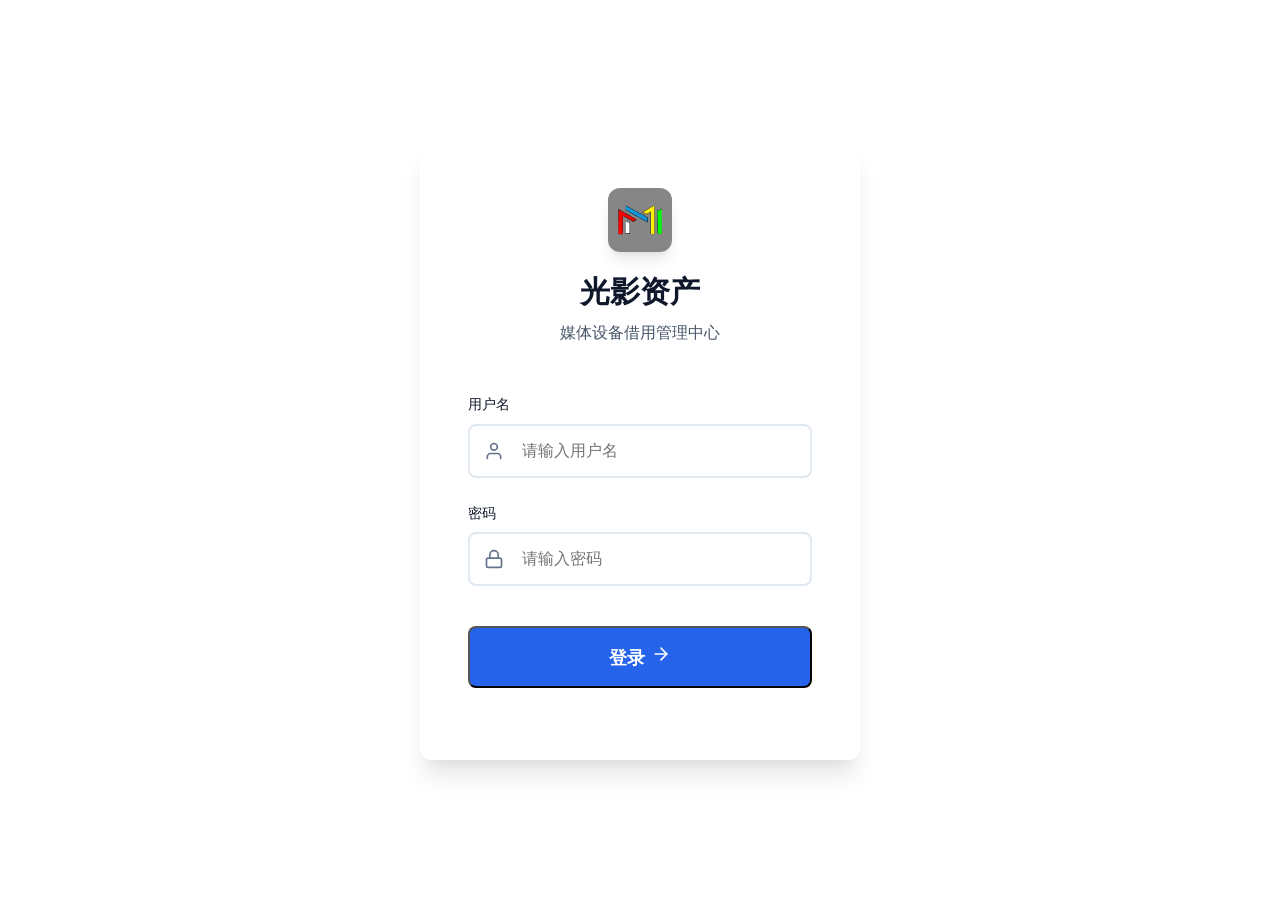
<file: DeviceManage-frontend/index.html>
<!DOCTYPE html>
<html lang="zh-CN">
<head>
    <meta charset="UTF-8">
    <meta name="viewport" content="width=device-width, initial-scale=1.0">
    <title>光影资产 - 媒体设备借用管理中心</title>
    <link rel="icon" type="image/png" href="static/logo.png">
    <link rel="stylesheet" href="css/common.css">
    <link rel="stylesheet" href="css/login.css">
</head>
<body>
    <div class="login-container">
        <div class="login-card">
            <div class="login-header">
                <div class="logo">
                    <img src="static/logo.png" alt="光影资产" style="width: 48px; height: 48px; object-fit: contain;">
                </div>
                <h1>光影资产</h1>
                <p class="subtitle">媒体设备借用管理中心</p>
            </div>
            <form id="loginForm" class="login-form">
                <div class="form-group">
                    <label for="username">用户名</label>
                    <div class="input-wrapper">
                        <svg xmlns="http://www.w3.org/2000/svg" width="20" height="20" viewBox="0 0 24 24" fill="none" stroke="currentColor" stroke-width="2" stroke-linecap="round" stroke-linejoin="round">
                            <path d="M20 21v-2a4 4 0 0 0-4-4H8a4 4 0 0 0-4 4v2"></path>
                            <circle cx="12" cy="7" r="4"></circle>
                        </svg>
                        <input type="text" id="username" name="username" placeholder="请输入用户名" required>
                    </div>
                </div>
                <div class="form-group">
                    <label for="password">密码</label>
                    <div class="input-wrapper">
                        <svg xmlns="http://www.w3.org/2000/svg" width="20" height="20" viewBox="0 0 24 24" fill="none" stroke="currentColor" stroke-width="2" stroke-linecap="round" stroke-linejoin="round">
                            <rect x="3" y="11" width="18" height="11" rx="2" ry="2"></rect>
                            <path d="M7 11V7a5 5 0 0 1 10 0v4"></path>
                        </svg>
                        <input type="password" id="password" name="password" placeholder="请输入密码" required>
                    </div>
                </div>
                <div id="errorMessage" class="error-message" style="display: none;"></div>
                <button type="submit" class="btn-primary" id="loginBtn">
                    <span>登录</span>
                    <svg xmlns="http://www.w3.org/2000/svg" width="20" height="20" viewBox="0 0 24 24" fill="none" stroke="currentColor" stroke-width="2" stroke-linecap="round" stroke-linejoin="round">
                        <path d="M5 12h14"></path>
                        <path d="M12 5l7 7-7 7"></path>
                    </svg>
                </button>
            </form>
        </div>
        <div class="login-background">
            <div class="background-image"></div>
        </div>
    </div>
    <script src="js/api.js?v=2"></script>
    <script src="js/auth.js"></script>
    <script src="js/login.js"></script>
    <script src="js/chat-embed.js"></script>
</body>
</html>
</file>
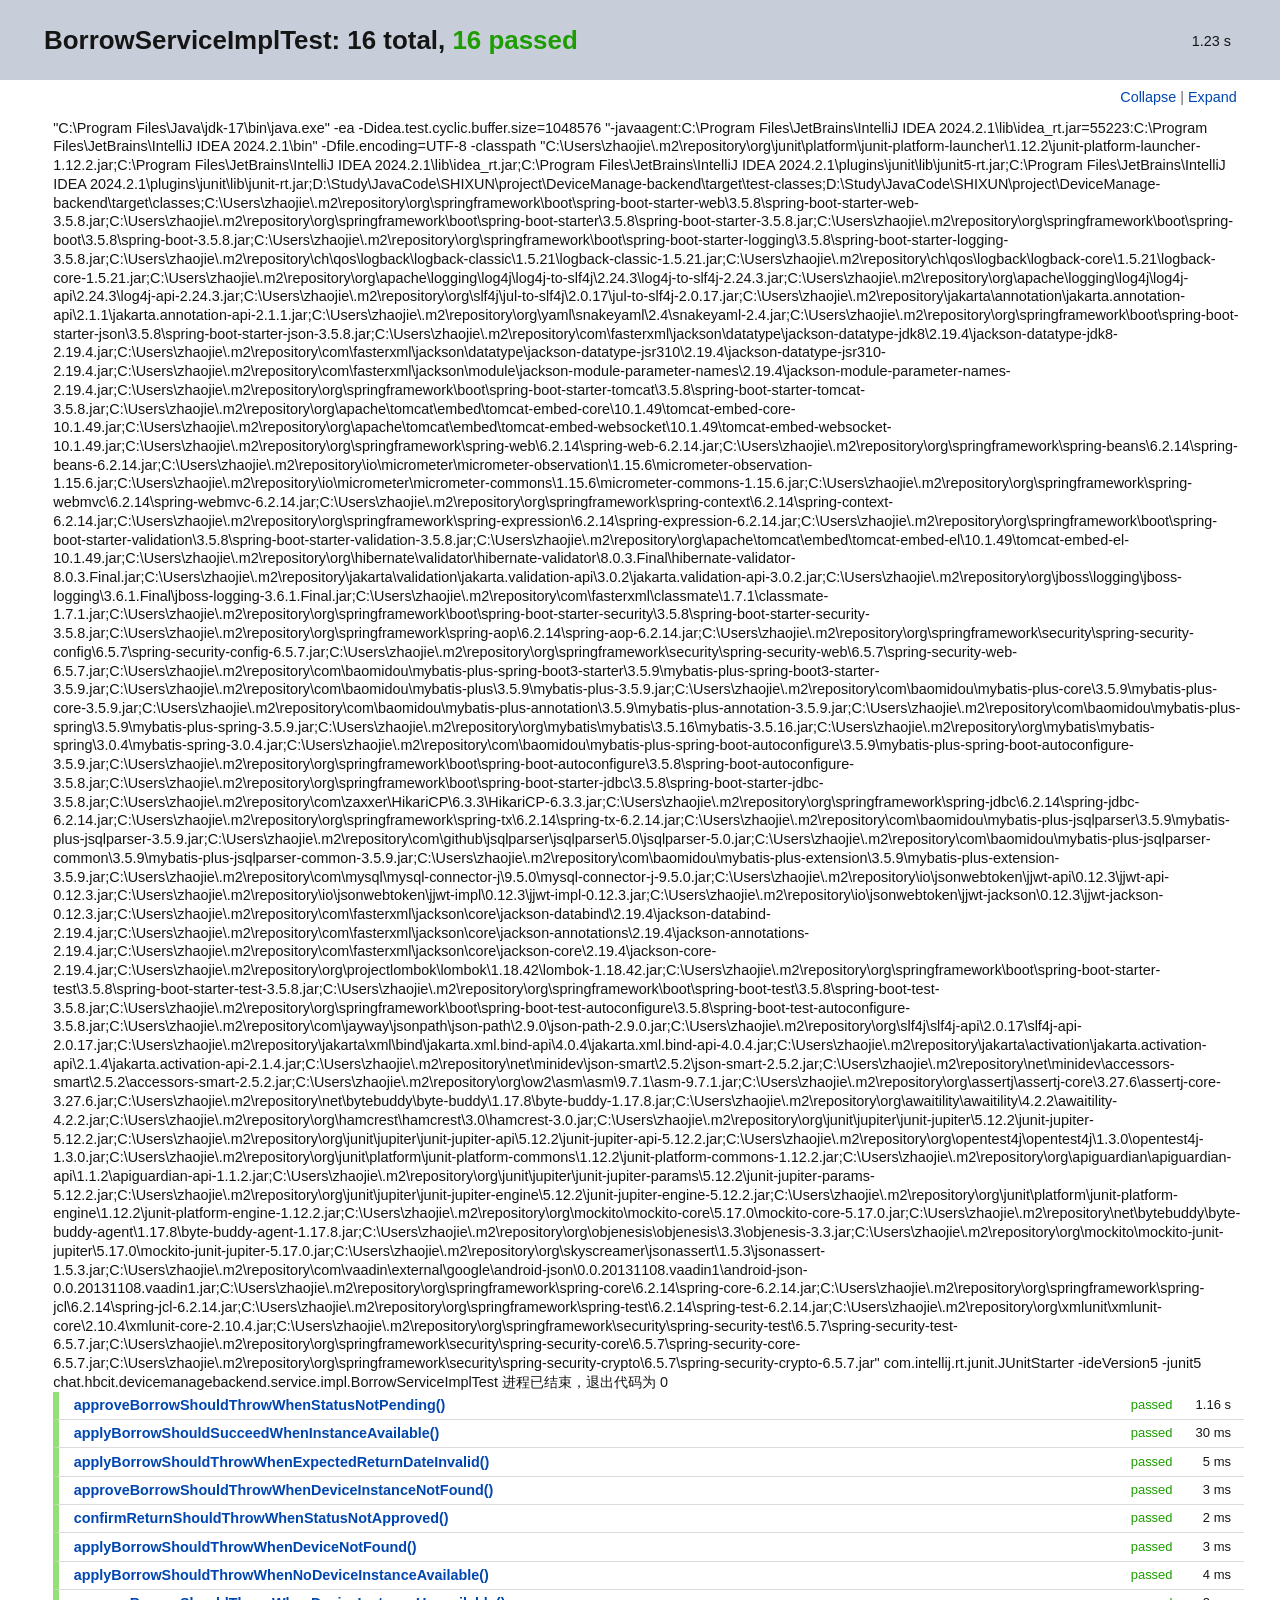
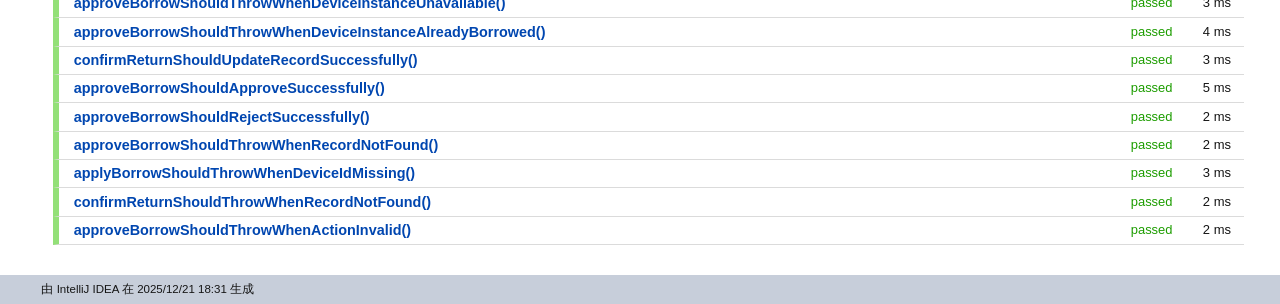
<file: docs/测试结果 -BorrowServiceImplTest.html>
<!DOCTYPE html PUBLIC "-//W3C//DTD XHTML 1.0 Strict//EN" "http://www.w3.org/TR/xhtml1/DTD/xhtml1-strict.dtd">
<html xmlns:str="http://exslt.org/strings" xmlns="http://www.w3.org/1999/xhtml">
    <head>
        <META http-equiv="Content-Type" content="text/html; charset=UTF-8">
        <title>Test Results &mdash; BorrowServiceImplTest</title>
        <style type="text/css">
          html {
            height: 100%
          }

          body {
            margin: 0 auto;
            padding: 0;
            text-align: left;
            height: 100%;
            font-family: myriad, arial, tahoma, verdana, sans-serif;
            color: #151515;
            font-size: 90%;
            line-height: 1.3em;
            background-color: #fff;
          }

          * {
            margin: 0;
            padding: 0
          }

          .clr {
            clear: both;
            overflow: hidden;
          }

          img {
            border: none
          }

          a {
            color: #0046b0;
            text-decoration: none;
          }

          a:hover {
            text-decoration: none;
          }

          a:focus, a:active {
            outline: none
          }

          .noborder {
            border: none
          }

          h1 {
            color: #151515;
            font-size: 180%;
            line-height: 1.1em;
            font-weight: bold;
          }

          h2 {
            color: #393D42;
            font-size: 160%;
            font-weight: normal
          }

          h3 {
            font-size: 120%;
            font-weight: bold;
            margin-bottom: .5em
          }

          h4 {
            font-size: 110%;
          }

          h5 {
            font-size: 110%;
          }

          span.failed {
            color: #ff0000
          }

          span.error {
            color: #ff0000
          }

          span.passed {
            color: #1d9d01
          }

          span.ignored {
            color: #fff600
          }

          span.skipped {
            color: #fff600
          }

          hr {
            background-color: blue
          }

          #container {
            min-width: 30em;
          }

          #header {
            padding: 0;
            position: fixed;
            width: 100%;
            z-index: 10;
            background-color: #c7ceda;
          }

          #header h1 {
            margin: 1em 3em 1em 1.7em;
          }

          #header h1 strong {
            white-space: nowrap;
          }

          #header .time {
            margin-top: 2.2em;
            margin-right: 3.4em;
            float: right;
          }

          #treecontrol {
            margin: 0;
            padding: .5em 3em .5em 0;
            text-align: right;
            background-color: #fff;
          }

          #treecontrol ul li {
            display: inline;
            list-style: none;
            color: #666;
          }

          #content {
            padding: 0 2.5em 2em 1.7em;
          }

          #content ul {
            margin: .4em 0 .1em 2em;
            list-style: none;
          }

          #content ul li.level {
            cursor: pointer;
          }

          #content ul li.level span {
            display: block;
            font-weight: bold;
          }

          #content ul li.level.top {
            margin-bottom: .3em;
          }

          #content ul li.level.top > span {
            padding: .5em 0 .5em 1em;
            font-size: 120%;
            color: #151515;
            background-color: #f2f2f2;
            border-left: solid 10px #93e078;
          }

          #content ul li.level.top.failed > span {
            border-left: solid 10px #f02525;
          }

          #content ul li.level.top.ignored > span {
            border-left: solid 10px #f8d216;
          }

          #content ul li.level.suite > span {
            margin-bottom: .8em;
            padding: 0 0 0 .8em;
            display: block;
            font-size: 110%;
            line-height: 1em;
            color: #151515;
            border-left: solid 15px #93e078;
          }

          #content ul li.level.suite.failed > span {
            border-left: solid 15px #f02525;
          }

          #content ul li.level.suite.ignored > span {
            border-left: solid 15px #f8d216;
          }

          #content ul li.level.suite > ul {
            margin-bottom: 1.5em;
          }

          #content ul li.level.test > span {
            padding: .3em 0 .3em 1em;
            color: #0046b0;
            font-size: 100%;
            border-left: solid 6px #93e078;
            border-bottom: solid 1px #dbdbdb;
          }

          #content ul li.level.test.failed > span {
            border-left: solid 6px #f02525;
          }

          #content ul li.level.test.ignored > span {
            border-left: solid 6px #f8d216;
          }

          #content ul li.text p, #content ul li.text span {
            margin-bottom: 1.5em;
            color: #151515 !important;
            font-size: 90% !important;
            font-weight: normal !important;
            overflow-x: auto;
            cursor: auto !important;
            background: none !important;
            border: none !important;
          }

          #content ul li.text span {
            margin-bottom: 0;
            display: block;
          }

          #content ul li.text span.stderr {
            color: #8b0000 !important;
          }

          #content ul li .time {
            margin-right: .5em;
            width: 5em;
            text-align: right;
            font-size: 13px;
            color: #151515;
            font-style: normal;
            font-weight: normal;
            float: right;
          }

          #content ul li span .status {
            width: 6em;
            font-size: 90%;
            color: #1d9d01;
            font-style: normal;
            font-weight: normal;
            float: right;
            text-align: right;
          }

          #content ul li.failed > span .status {
            color: #ff0000;
          }

          #content ul li.ignored > span .status {
            color: #d6b000;
          }

          #footer {
              height: 2em;
              background-color: #c7ceda;
          }
          #footer p {
              padding: .4em 0 0 3.6em;
              font-size: 80%;
          }
        </style>
        <script type="text/javascript">
eval(function(p,a,c,k,e,r){e=function(c){return(c<a?'':e(parseInt(c/a)))+((c=c%a)>35?String.fromCharCode(c+29):c.toString(36))};if(!''.replace(/^/,String)){while(c--)r[e(c)]=k[c]||e(c);k=[function(e){return r[e]}];e=function(){return'\\w+'};c=1};while(c--)if(k[c])p=p.replace(new RegExp('\\b'+e(c)+'\\b','g'),k[c]);return p}('(G(){9(1n E!="11")H w=E;H E=17.16=G(a,c){9(17==6||!6.4K)I 1q E(a,c);I 6.4K(a,c)};9(1n $!="11")H D=$;17.$=E;H u=/^[^<]*(<(.|\\s)+>)[^>]*$|^#(\\w+)$/;E.1b=E.3x={4K:G(a,c){a=a||U;9(1n a=="1M"){H m=u.2L(a);9(m&&(m[1]||!c)){9(m[1])a=E.4I([m[1]],c);J{H b=U.42(m[3]);9(b)9(b.1T!=m[3])I E().1X(a);J{6[0]=b;6.L=1;I 6}J a=[]}}J I 1q E(c).1X(a)}J 9(E.1p(a))I 1q E(U)[E.1b.2d?"2d":"37"](a);I 6.6u(a.1d==1C&&a||(a.4d||a.L&&a!=17&&!a.1z&&a[0]!=11&&a[0].1z)&&E.2h(a)||[a])},4d:"1.2",82:G(){I 6.L},L:0,28:G(a){I a==11?E.2h(6):6[a]},2v:G(a){H b=E(a);b.4Y=6;I b},6u:G(a){6.L=0;1C.3x.1a.15(6,a);I 6},O:G(a,b){I E.O(6,a,b)},4J:G(a){H b=-1;6.O(G(i){9(6==a)b=i});I b},1y:G(f,d,e){H c=f;9(f.1d==3T)9(d==11)I 6.L&&E[e||"1y"](6[0],f)||11;J{c={};c[f]=d}I 6.O(G(a){M(H b 1j c)E.1y(e?6.R:6,b,E.1c(6,c[b],e,a,b))})},18:G(b,a){I 6.1y(b,a,"3O")},2t:G(e){9(1n e!="5w"&&e!=S)I 6.4o().3e(U.6F(e));H t="";E.O(e||6,G(){E.O(6.2X,G(){9(6.1z!=8)t+=6.1z!=1?6.6x:E.1b.2t([6])})});I t},5l:G(b){9(6[0])E(b,6[0].3N).6t().38(6[0]).1W(G(){H a=6;1Y(a.1t)a=a.1t;I a}).3e(6);I 6},8p:G(a){I 6.O(G(){E(6).6p().5l(a)})},8h:G(a){I 6.O(G(){E(6).5l(a)})},3e:G(){I 6.3s(1k,Q,1,G(a){6.57(a)})},6k:G(){I 6.3s(1k,Q,-1,G(a){6.38(a,6.1t)})},6g:G(){I 6.3s(1k,P,1,G(a){6.14.38(a,6)})},53:G(){I 6.3s(1k,P,-1,G(a){6.14.38(a,6.2i)})},1B:G(){I 6.4Y||E([])},1X:G(t){H b=E.1W(6,G(a){I E.1X(t,a)});I 6.2v(/[^+>] [^+>]/.12(t)||t.1e("..")>-1?E.4V(b):b)},6t:G(e){H f=6.1W(G(){I 6.66?E(6.66)[0]:6.4S(Q)});9(e===Q){H d=f.1X("*").4Q();6.1X("*").4Q().O(G(i){H c=E.K(6,"2A");M(H a 1j c)M(H b 1j c[a])E.1h.1f(d[i],a,c[a][b],c[a][b].K)})}I f},1A:G(t){I 6.2v(E.1p(t)&&E.2T(6,G(b,a){I t.15(b,[a])})||E.3G(t,6))},5T:G(t){I 6.2v(t.1d==3T&&E.3G(t,6,Q)||E.2T(6,G(a){I(t.1d==1C||t.4d)?E.2S(a,t)<0:a!=t}))},1f:G(t){I 6.2v(E.1S(6.28(),t.1d==3T?E(t).28():t.L!=11&&(!t.Y||t.Y=="7t")?t:[t]))},3j:G(a){I a?E.3G(a,6).L>0:P},7g:G(a){I 6.3j("."+a)},2V:G(b){9(b==11){9(6.L){H c=6[0];9(E.Y(c,"24")){H e=c.4z,a=[],W=c.W,2P=c.N=="24-2P";9(e<0)I S;M(H i=2P?e:0,2Y=2P?e+1:W.L;i<2Y;i++){H d=W[i];9(d.29){H b=E.V.1g&&!d.70["1N"].9U?d.2t:d.1N;9(2P)I b;a.1a(b)}}I a}J I 6[0].1N.1o(/\\r/g,"")}}J I 6.O(G(){9(b.1d==1C&&/4s|5u/.12(6.N))6.2K=(E.2S(6.1N,b)>=0||E.2S(6.2J,b)>=0);J 9(E.Y(6,"24")){H a=b.1d==1C?b:[b];E("9m",6).O(G(){6.29=(E.2S(6.1N,a)>=0||E.2S(6.2t,a)>=0)});9(!a.L)6.4z=-1}J 6.1N=b})},4n:G(a){I a==11?(6.L?6[0].3D:S):6.4o().3e(a)},6H:G(a){I 6.53(a).2e()},2s:G(){I 6.2v(1C.3x.2s.15(6,1k))},1W:G(b){I 6.2v(E.1W(6,G(a,i){I b.3c(a,i,a)}))},4Q:G(){I 6.1f(6.4Y)},3s:G(f,d,g,e){H c=6.L>1,a;I 6.O(G(){9(!a){a=E.4I(f,6.3N);9(g<0)a.91()}H b=6;9(d&&E.Y(6,"1F")&&E.Y(a[0],"4k"))b=6.4q("1J")[0]||6.57(U.5r("1J"));E.O(a,G(){9(E.Y(6,"1P")){9(6.3g)E.3w({1u:6.3g,3h:P,1Z:"1P"});J E.5h(6.2t||6.6s||6.3D||"")}J e.15(b,[c?6.4S(Q):6])})})}};E.1i=E.1b.1i=G(){H c=1k[0]||{},a=1,2g=1k.L,5e=P;9(c.1d==8v){5e=c;c=1k[1]||{}}9(2g==1){c=6;a=0}H b;M(;a<2g;a++)9((b=1k[a])!=S)M(H i 1j b){9(c==b[i])6r;9(5e&&1n b[i]==\'5w\'&&c[i])E.1i(c[i],b[i]);J 9(b[i]!=11)c[i]=b[i]}I c};H F="16"+(1q 3v()).3u(),6q=0,5d={};E.1i({8k:G(a){17.$=D;9(a)17.16=w;I E},1p:G(a){I!!a&&1n a!="1M"&&!a.Y&&a.1d!=1C&&/G/i.12(a+"")},4a:G(a){I a.35&&!a.1K||a.34&&a.3N&&!a.3N.1K},5h:G(a){a=E.33(a);9(a){9(17.6o)17.6o(a);J 9(E.V.1H)17.58(a,0);J 3p.3c(17,a)}},Y:G(b,a){I b.Y&&b.Y.26()==a.26()},1I:{},K:G(c,d,b){c=c==17?5d:c;H a=c[F];9(!a)a=c[F]=++6q;9(d&&!E.1I[a])E.1I[a]={};9(b!=11)E.1I[a][d]=b;I d?E.1I[a][d]:a},30:G(c,b){c=c==17?5d:c;H a=c[F];9(b){9(E.1I[a]){2G E.1I[a][b];b="";M(b 1j E.1I[a])22;9(!b)E.30(c)}}J{2c{2G c[F]}27(e){9(c.54)c.54(F)}2G E.1I[a]}},O:G(a,b,c){9(c){9(a.L==11)M(H i 1j a)b.15(a[i],c);J M(H i=0,45=a.L;i<45;i++)9(b.15(a[i],c)===P)22}J{9(a.L==11)M(H i 1j a)b.3c(a[i],i,a[i]);J M(H i=0,45=a.L,2V=a[0];i<45&&b.3c(2V,i,2V)!==P;2V=a[++i]){}}I a},1c:G(c,b,d,e,a){9(E.1p(b))b=b.3c(c,[e]);H f=/z-?4J|7T-?7S|1v|69|7Q-?1G/i;I b&&b.1d==4X&&d=="3O"&&!f.12(a)?b+"2I":b},1m:{1f:G(b,c){E.O((c||"").2p(/\\s+/),G(i,a){9(!E.1m.3t(b.1m,a))b.1m+=(b.1m?" ":"")+a})},2e:G(b,c){b.1m=c!=11?E.2T(b.1m.2p(/\\s+/),G(a){I!E.1m.3t(c,a)}).65(" "):""},3t:G(t,c){I E.2S(c,(t.1m||t).3z().2p(/\\s+/))>-1}},2q:G(e,o,f){M(H i 1j o){e.R["3C"+i]=e.R[i];e.R[i]=o[i]}f.15(e,[]);M(H i 1j o)e.R[i]=e.R["3C"+i]},18:G(e,p){9(p=="1G"||p=="2E"){H b={},3Z,3Y,d=["7L","7K","7J","7G"];E.O(d,G(){b["7F"+6]=0;b["7D"+6+"61"]=0});E.2q(e,b,G(){9(E(e).3j(\':3X\')){3Z=e.7A;3Y=e.7z}J{e=E(e.4S(Q)).1X(":4s").5X("2K").1B().18({4v:"1O",2W:"4D",19:"2U",7w:"0",1R:"0"}).5P(e.14)[0];H a=E.18(e.14,"2W")||"3V";9(a=="3V")e.14.R.2W="7k";3Z=e.7h;3Y=e.7f;9(a=="3V")e.14.R.2W="3V";e.14.3k(e)}});I p=="1G"?3Z:3Y}I E.3O(e,p)},3O:G(h,j,i){H g,2u=[],2q=[];G 3l(a){9(!E.V.1H)I P;H b=U.3M.3P(a,S);I!b||b.4y("3l")==""}9(j=="1v"&&E.V.1g){g=E.1y(h.R,"1v");I g==""?"1":g}9(j.1U(/4r/i))j=y;9(!i&&h.R[j])g=h.R[j];J 9(U.3M&&U.3M.3P){9(j.1U(/4r/i))j="4r";j=j.1o(/([A-Z])/g,"-$1").2F();H d=U.3M.3P(h,S);9(d&&!3l(h))g=d.4y(j);J{M(H a=h;a&&3l(a);a=a.14)2u.4Z(a);M(a=0;a<2u.L;a++)9(3l(2u[a])){2q[a]=2u[a].R.19;2u[a].R.19="2U"}g=j=="19"&&2q[2u.L-1]!=S?"2j":U.3M.3P(h,S).4y(j)||"";M(a=0;a<2q.L;a++)9(2q[a]!=S)2u[a].R.19=2q[a]}9(j=="1v"&&g=="")g="1"}J 9(h.43){H f=j.1o(/\\-(\\w)/g,G(m,c){I c.26()});g=h.43[j]||h.43[f];9(!/^\\d+(2I)?$/i.12(g)&&/^\\d/.12(g)){H k=h.R.1R;H e=h.4t.1R;h.4t.1R=h.43.1R;h.R.1R=g||0;g=h.R.74+"2I";h.R.1R=k;h.4t.1R=e}}I g},4I:G(a,e){H r=[];e=e||U;E.O(a,G(i,d){9(!d)I;9(d.1d==4X)d=d.3z();9(1n d=="1M"){d=d.1o(/(<(\\w+)[^>]*?)\\/>/g,G(m,a,b){I b.1U(/^(71|6Z|5D|6Y|49|9S|9P|3f|9K|9I)$/i)?m:a+"></"+b+">"});H s=E.33(d).2F(),1r=e.5r("1r"),2x=[];H c=!s.1e("<9D")&&[1,"<24>","</24>"]||!s.1e("<9A")&&[1,"<6S>","</6S>"]||s.1U(/^<(9x|1J|9u|9t|9s)/)&&[1,"<1F>","</1F>"]||!s.1e("<4k")&&[2,"<1F><1J>","</1J></1F>"]||(!s.1e("<9r")||!s.1e("<9q"))&&[3,"<1F><1J><4k>","</4k></1J></1F>"]||!s.1e("<5D")&&[2,"<1F><1J></1J><6L>","</6L></1F>"]||E.V.1g&&[1,"1r<1r>","</1r>"]||[0,"",""];1r.3D=c[1]+d+c[2];1Y(c[0]--)1r=1r.5k;9(E.V.1g){9(!s.1e("<1F")&&s.1e("<1J")<0)2x=1r.1t&&1r.1t.2X;J 9(c[1]=="<1F>"&&s.1e("<1J")<0)2x=1r.2X;M(H n=2x.L-1;n>=0;--n)9(E.Y(2x[n],"1J")&&!2x[n].2X.L)2x[n].14.3k(2x[n]);9(/^\\s/.12(d))1r.38(e.6F(d.1U(/^\\s*/)[0]),1r.1t)}d=E.2h(1r.2X)}9(0===d.L&&(!E.Y(d,"3B")&&!E.Y(d,"24")))I;9(d[0]==11||E.Y(d,"3B")||d.W)r.1a(d);J r=E.1S(r,d)});I r},1y:G(c,d,a){H e=E.4a(c)?{}:E.5o;9(d=="29"&&E.V.1H)c.14.4z;9(e[d]){9(a!=11)c[e[d]]=a;I c[e[d]]}J 9(E.V.1g&&d=="R")I E.1y(c.R,"9g",a);J 9(a==11&&E.V.1g&&E.Y(c,"3B")&&(d=="9e"||d=="9d"))I c.9b(d).6x;J 9(c.34){9(a!=11){9(d=="N"&&E.Y(c,"49")&&c.14)6E"N 96 94\'t 93 92";c.90(d,a)}9(E.V.1g&&/6B|3g/.12(d)&&!E.4a(c))I c.4l(d,2);I c.4l(d)}J{9(d=="1v"&&E.V.1g){9(a!=11){c.69=1;c.1A=(c.1A||"").1o(/6A\\([^)]*\\)/,"")+(3K(a).3z()=="8V"?"":"6A(1v="+a*6z+")")}I c.1A?(3K(c.1A.1U(/1v=([^)]*)/)[1])/6z).3z():""}d=d.1o(/-([a-z])/8T,G(z,b){I b.26()});9(a!=11)c[d]=a;I c[d]}},33:G(t){I(t||"").1o(/^\\s+|\\s+$/g,"")},2h:G(a){H r=[];9(1n a!="8Q")M(H i=0,2g=a.L;i<2g;i++)r.1a(a[i]);J r=a.2s(0);I r},2S:G(b,a){M(H i=0,2g=a.L;i<2g;i++)9(a[i]==b)I i;I-1},1S:G(a,b){9(E.V.1g){M(H i=0;b[i];i++)9(b[i].1z!=8)a.1a(b[i])}J M(H i=0;b[i];i++)a.1a(b[i]);I a},4V:G(b){H r=[],2f={};2c{M(H i=0,6P=b.L;i<6P;i++){H a=E.K(b[i]);9(!2f[a]){2f[a]=Q;r.1a(b[i])}}}27(e){r=b}I r},2T:G(b,a,c){9(1n a=="1M")a=3p("P||G(a,i){I "+a+"}");H d=[];M(H i=0,4m=b.L;i<4m;i++)9(!c&&a(b[i],i)||c&&!a(b[i],i))d.1a(b[i]);I d},1W:G(c,b){9(1n b=="1M")b=3p("P||G(a){I "+b+"}");H d=[];M(H i=0,4m=c.L;i<4m;i++){H a=b(c[i],i);9(a!==S&&a!=11){9(a.1d!=1C)a=[a];d=d.8O(a)}}I d}});H v=8M.8K.2F();E.V={4f:(v.1U(/.+(?:8I|8H|8F|8E)[\\/: ]([\\d.]+)/)||[])[1],1H:/6T/.12(v),3a:/3a/.12(v),1g:/1g/.12(v)&&!/3a/.12(v),39:/39/.12(v)&&!/(8B|6T)/.12(v)};H y=E.V.1g?"4h":"5g";E.1i({5f:!E.V.1g||U.8A=="8z",4h:E.V.1g?"4h":"5g",5o:{"M":"8y","8x":"1m","4r":y,5g:y,4h:y,3D:"3D",1m:"1m",1N:"1N",36:"36",2K:"2K",8w:"8u",29:"29",8t:"8s"}});E.O({1D:"a.14",8r:"16.4e(a,\'14\')",8q:"16.2R(a,2,\'2i\')",8o:"16.2R(a,2,\'4c\')",8n:"16.4e(a,\'2i\')",8m:"16.4e(a,\'4c\')",8l:"16.5c(a.14.1t,a)",8j:"16.5c(a.1t)",6p:"16.Y(a,\'8i\')?a.8f||a.8e.U:16.2h(a.2X)"},G(i,n){E.1b[i]=G(a){H b=E.1W(6,n);9(a&&1n a=="1M")b=E.3G(a,b);I 6.2v(E.4V(b))}});E.O({5P:"3e",8d:"6k",38:"6g",8c:"53",8b:"6H"},G(i,n){E.1b[i]=G(){H a=1k;I 6.O(G(){M(H j=0,2g=a.L;j<2g;j++)E(a[j])[n](6)})}});E.O({5X:G(a){E.1y(6,a,"");6.54(a)},8a:G(c){E.1m.1f(6,c)},89:G(c){E.1m.2e(6,c)},88:G(c){E.1m[E.1m.3t(6,c)?"2e":"1f"](6,c)},2e:G(a){9(!a||E.1A(a,[6]).r.L){E.30(6);6.14.3k(6)}},4o:G(){E("*",6).O(G(){E.30(6)});1Y(6.1t)6.3k(6.1t)}},G(i,n){E.1b[i]=G(){I 6.O(n,1k)}});E.O(["87","61"],G(i,a){H n=a.2F();E.1b[n]=G(h){I 6[0]==17?E.V.1H&&3r["86"+a]||E.5f&&32.2Y(U.35["59"+a],U.1K["59"+a])||U.1K["59"+a]:6[0]==U?32.2Y(U.1K["6n"+a],U.1K["6m"+a]):h==11?(6.L?E.18(6[0],n):S):6.18(n,h.1d==3T?h:h+"2I")}});H C=E.V.1H&&3q(E.V.4f)<85?"(?:[\\\\w*56-]|\\\\\\\\.)":"(?:[\\\\w\\84-\\83*56-]|\\\\\\\\.)",6j=1q 47("^>\\\\s*("+C+"+)"),6i=1q 47("^("+C+"+)(#)("+C+"+)"),6h=1q 47("^([#.]?)("+C+"*)");E.1i({55:{"":"m[2]==\'*\'||16.Y(a,m[2])","#":"a.4l(\'1T\')==m[2]",":":{81:"i<m[3]-0",7Z:"i>m[3]-0",2R:"m[3]-0==i",7Y:"m[3]-0==i",3o:"i==0",3n:"i==r.L-1",6f:"i%2==0",6d:"i%2","3o-46":"a.14.4q(\'*\')[0]==a","3n-46":"16.2R(a.14.5k,1,\'4c\')==a","7X-46":"!16.2R(a.14.5k,2,\'4c\')",1D:"a.1t",4o:"!a.1t",7W:"(a.6s||a.7V||\'\').1e(m[3])>=0",3X:\'"1O"!=a.N&&16.18(a,"19")!="2j"&&16.18(a,"4v")!="1O"\',1O:\'"1O"==a.N||16.18(a,"19")=="2j"||16.18(a,"4v")=="1O"\',7U:"!a.36",36:"a.36",2K:"a.2K",29:"a.29||16.1y(a,\'29\')",2t:"\'2t\'==a.N",4s:"\'4s\'==a.N",5u:"\'5u\'==a.N",52:"\'52\'==a.N",51:"\'51\'==a.N",50:"\'50\'==a.N",6c:"\'6c\'==a.N",6b:"\'6b\'==a.N",2y:\'"2y"==a.N||16.Y(a,"2y")\',49:"/49|24|6a|2y/i.12(a.Y)",3t:"16.1X(m[3],a).L",7R:"/h\\\\d/i.12(a.Y)",7P:"16.2T(16.2Z,G(1b){I a==1b.T;}).L"}},68:[/^(\\[) *@?([\\w-]+) *([!*$^~=]*) *(\'?"?)(.*?)\\4 *\\]/,/^(:)([\\w-]+)\\("?\'?(.*?(\\(.*?\\))?[^(]*?)"?\'?\\)/,1q 47("^([:.#]*)("+C+"+)")],3G:G(a,c,b){H d,2b=[];1Y(a&&a!=d){d=a;H f=E.1A(a,c,b);a=f.t.1o(/^\\s*,\\s*/,"");2b=b?c=f.r:E.1S(2b,f.r)}I 2b},1X:G(t,o){9(1n t!="1M")I[t];9(o&&!o.1z)o=S;o=o||U;H d=[o],2f=[],3n;1Y(t&&3n!=t){H r=[];3n=t;t=E.33(t);H l=P;H g=6j;H m=g.2L(t);9(m){H p=m[1].26();M(H i=0;d[i];i++)M(H c=d[i].1t;c;c=c.2i)9(c.1z==1&&(p=="*"||c.Y.26()==p.26()))r.1a(c);d=r;t=t.1o(g,"");9(t.1e(" ")==0)6r;l=Q}J{g=/^([>+~])\\s*(\\w*)/i;9((m=g.2L(t))!=S){r=[];H p=m[2],1S={};m=m[1];M(H j=0,31=d.L;j<31;j++){H n=m=="~"||m=="+"?d[j].2i:d[j].1t;M(;n;n=n.2i)9(n.1z==1){H h=E.K(n);9(m=="~"&&1S[h])22;9(!p||n.Y.26()==p.26()){9(m=="~")1S[h]=Q;r.1a(n)}9(m=="+")22}}d=r;t=E.33(t.1o(g,""));l=Q}}9(t&&!l){9(!t.1e(",")){9(o==d[0])d.44();2f=E.1S(2f,d);r=d=[o];t=" "+t.67(1,t.L)}J{H k=6i;H m=k.2L(t);9(m){m=[0,m[2],m[3],m[1]]}J{k=6h;m=k.2L(t)}m[2]=m[2].1o(/\\\\/g,"");H f=d[d.L-1];9(m[1]=="#"&&f&&f.42&&!E.4a(f)){H q=f.42(m[2]);9((E.V.1g||E.V.3a)&&q&&1n q.1T=="1M"&&q.1T!=m[2])q=E(\'[@1T="\'+m[2]+\'"]\',f)[0];d=r=q&&(!m[3]||E.Y(q,m[3]))?[q]:[]}J{M(H i=0;d[i];i++){H a=m[1]=="#"&&m[3]?m[3]:m[1]!=""||m[0]==""?"*":m[2];9(a=="*"&&d[i].Y.2F()=="5w")a="3f";r=E.1S(r,d[i].4q(a))}9(m[1]==".")r=E.4W(r,m[2]);9(m[1]=="#"){H e=[];M(H i=0;r[i];i++)9(r[i].4l("1T")==m[2]){e=[r[i]];22}r=e}d=r}t=t.1o(k,"")}}9(t){H b=E.1A(t,r);d=r=b.r;t=E.33(b.t)}}9(t)d=[];9(d&&o==d[0])d.44();2f=E.1S(2f,d);I 2f},4W:G(r,m,a){m=" "+m+" ";H c=[];M(H i=0;r[i];i++){H b=(" "+r[i].1m+" ").1e(m)>=0;9(!a&&b||a&&!b)c.1a(r[i])}I c},1A:G(t,r,h){H d;1Y(t&&t!=d){d=t;H p=E.68,m;M(H i=0;p[i];i++){m=p[i].2L(t);9(m){t=t.7O(m[0].L);m[2]=m[2].1o(/\\\\/g,"");22}}9(!m)22;9(m[1]==":"&&m[2]=="5T")r=E.1A(m[3],r,Q).r;J 9(m[1]==".")r=E.4W(r,m[2],h);J 9(m[1]=="["){H g=[],N=m[3];M(H i=0,31=r.L;i<31;i++){H a=r[i],z=a[E.5o[m[2]]||m[2]];9(z==S||/6B|3g|29/.12(m[2]))z=E.1y(a,m[2])||\'\';9((N==""&&!!z||N=="="&&z==m[5]||N=="!="&&z!=m[5]||N=="^="&&z&&!z.1e(m[5])||N=="$="&&z.67(z.L-m[5].L)==m[5]||(N=="*="||N=="~=")&&z.1e(m[5])>=0)^h)g.1a(a)}r=g}J 9(m[1]==":"&&m[2]=="2R-46"){H e={},g=[],12=/(\\d*)n\\+?(\\d*)/.2L(m[3]=="6f"&&"2n"||m[3]=="6d"&&"2n+1"||!/\\D/.12(m[3])&&"n+"+m[3]||m[3]),3o=(12[1]||1)-0,d=12[2]-0;M(H i=0,31=r.L;i<31;i++){H j=r[i],14=j.14,1T=E.K(14);9(!e[1T]){H c=1;M(H n=14.1t;n;n=n.2i)9(n.1z==1)n.4U=c++;e[1T]=Q}H b=P;9(3o==1){9(d==0||j.4U==d)b=Q}J 9((j.4U+d)%3o==0)b=Q;9(b^h)g.1a(j)}r=g}J{H f=E.55[m[1]];9(1n f!="1M")f=E.55[m[1]][m[2]];f=3p("P||G(a,i){I "+f+"}");r=E.2T(r,f,h)}}I{r:r,t:t}},4e:G(b,c){H d=[];H a=b[c];1Y(a&&a!=U){9(a.1z==1)d.1a(a);a=a[c]}I d},2R:G(a,e,c,b){e=e||1;H d=0;M(;a;a=a[c])9(a.1z==1&&++d==e)22;I a},5c:G(n,a){H r=[];M(;n;n=n.2i){9(n.1z==1&&(!a||n!=a))r.1a(n)}I r}});E.1h={1f:G(g,e,c,h){9(E.V.1g&&g.41!=11)g=17;9(!c.2r)c.2r=6.2r++;9(h!=11){H d=c;c=G(){I d.15(6,1k)};c.K=h;c.2r=d.2r}H i=e.2p(".");e=i[0];c.N=i[1];H b=E.K(g,"2A")||E.K(g,"2A",{});H f=E.K(g,"2m",G(){H a;9(1n E=="11"||E.1h.4T)I a;a=E.1h.2m.15(g,1k);I a});H j=b[e];9(!j){j=b[e]={};9(g.4R)g.4R(e,f,P);J g.7N("40"+e,f)}j[c.2r]=c;6.23[e]=Q},2r:1,23:{},2e:G(d,c,b){H e=E.K(d,"2A"),2O,4J;9(1n c=="1M"){H a=c.2p(".");c=a[0]}9(e){9(c&&c.N){b=c.4P;c=c.N}9(!c){M(c 1j e)6.2e(d,c)}J 9(e[c]){9(b)2G e[c][b.2r];J M(b 1j e[c])9(!a[1]||e[c][b].N==a[1])2G e[c][b];M(2O 1j e[c])22;9(!2O){9(d.4O)d.4O(c,E.K(d,"2m"),P);J d.7M("40"+c,E.K(d,"2m"));2O=S;2G e[c]}}M(2O 1j e)22;9(!2O){E.30(d,"2A");E.30(d,"2m")}}},1L:G(d,b,e,c,f){b=E.2h(b||[]);9(!e){9(6.23[d])E("*").1f([17,U]).1L(d,b)}J{H a,2O,1b=E.1p(e[d]||S),4N=!b[0]||!b[0].2B;9(4N)b.4Z(6.4M({N:d,2o:e}));9(E.1p(E.K(e,"2m")))a=E.K(e,"2m").15(e,b);9(!1b&&e["40"+d]&&e["40"+d].15(e,b)===P)a=P;9(4N)b.44();9(f&&f.15(e,b)===P)a=P;9(1b&&c!==P&&a!==P&&!(E.Y(e,\'a\')&&d=="4L")){6.4T=Q;e[d]()}6.4T=P}I a},2m:G(d){H a;d=E.1h.4M(d||17.1h||{});H b=d.N.2p(".");d.N=b[0];H c=E.K(6,"2A")&&E.K(6,"2A")[d.N],3m=1C.3x.2s.3c(1k,1);3m.4Z(d);M(H j 1j c){3m[0].4P=c[j];3m[0].K=c[j].K;9(!b[1]||c[j].N==b[1]){H e=c[j].15(6,3m);9(a!==P)a=e;9(e===P){d.2B();d.3L()}}}9(E.V.1g)d.2o=d.2B=d.3L=d.4P=d.K=S;I a},4M:G(c){H a=c;c=E.1i({},a);c.2B=G(){9(a.2B)a.2B();a.7I=P};c.3L=G(){9(a.3L)a.3L();a.7H=Q};9(!c.2o&&c.64)c.2o=c.64;9(E.V.1H&&c.2o.1z==3)c.2o=a.2o.14;9(!c.4H&&c.4G)c.4H=c.4G==c.2o?c.7E:c.4G;9(c.63==S&&c.62!=S){H e=U.35,b=U.1K;c.63=c.62+(e&&e.2D||b.2D||0);c.7C=c.7B+(e&&e.2z||b.2z||0)}9(!c.3R&&(c.60||c.5Z))c.3R=c.60||c.5Z;9(!c.5Y&&c.5W)c.5Y=c.5W;9(!c.3R&&c.2y)c.3R=(c.2y&1?1:(c.2y&2?3:(c.2y&4?2:0)));I c}};E.1b.1i({3Q:G(c,a,b){I c=="5V"?6.2P(c,a,b):6.O(G(){E.1h.1f(6,c,b||a,b&&a)})},2P:G(d,b,c){I 6.O(G(){E.1h.1f(6,d,G(a){E(6).5U(a);I(c||b).15(6,1k)},c&&b)})},5U:G(a,b){I 6.O(G(){E.1h.2e(6,a,b)})},1L:G(c,a,b){I 6.O(G(){E.1h.1L(c,a,6,Q,b)})},7y:G(c,a,b){9(6[0])I E.1h.1L(c,a,6[0],P,b)},25:G(){H a=1k;I 6.4L(G(e){6.4E=0==6.4E?1:0;e.2B();I a[6.4E].15(6,[e])||P})},7x:G(f,g){G 4x(e){H p=e.4H;1Y(p&&p!=6)2c{p=p.14}27(e){p=6};9(p==6)I P;I(e.N=="4w"?f:g).15(6,[e])}I 6.4w(4x).5S(4x)},2d:G(f){5R();9(E.3W)f.15(U,[E]);J E.3i.1a(G(){I f.15(6,[E])});I 6}});E.1i({3W:P,3i:[],2d:G(){9(!E.3W){E.3W=Q;9(E.3i){E.O(E.3i,G(){6.15(U)});E.3i=S}9(E.V.39||E.V.3a)U.4O("5Q",E.2d,P);9(!17.7v.L)E(17).37(G(){E("#4C").2e()})}}});E.O(("7u,7o,37,7n,6n,5V,4L,7m,"+"7l,7j,7i,4w,5S,7p,24,"+"50,7q,7r,7s,3U").2p(","),G(i,o){E.1b[o]=G(f){I f?6.3Q(o,f):6.1L(o)}});H x=P;G 5R(){9(x)I;x=Q;9(E.V.39||E.V.3a)U.4R("5Q",E.2d,P);J 9(E.V.1g){U.7e("<7d"+"7c 1T=4C 7b=Q "+"3g=//:><\\/1P>");H a=U.42("4C");9(a)a.5O=G(){9(6.2C!="1l")I;E.2d()};a=S}J 9(E.V.1H)E.4B=41(G(){9(U.2C=="5N"||U.2C=="1l"){4A(E.4B);E.4B=S;E.2d()}},10);E.1h.1f(17,"37",E.2d)}E.1b.1i({37:G(g,d,c){9(E.1p(g))I 6.3Q("37",g);H e=g.1e(" ");9(e>=0){H i=g.2s(e,g.L);g=g.2s(0,e)}c=c||G(){};H f="4F";9(d)9(E.1p(d)){c=d;d=S}J{d=E.3f(d);f="5M"}H h=6;E.3w({1u:g,N:f,K:d,1l:G(a,b){9(b=="1E"||b=="5L")h.4n(i?E("<1r/>").3e(a.4p.1o(/<1P(.|\\s)*?\\/1P>/g,"")).1X(i):a.4p);58(G(){h.O(c,[a.4p,b,a])},13)}});I 6},7a:G(){I E.3f(6.5K())},5K:G(){I 6.1W(G(){I E.Y(6,"3B")?E.2h(6.79):6}).1A(G(){I 6.2J&&!6.36&&(6.2K||/24|6a/i.12(6.Y)||/2t|1O|51/i.12(6.N))}).1W(G(i,c){H b=E(6).2V();I b==S?S:b.1d==1C?E.1W(b,G(i,a){I{2J:c.2J,1N:a}}):{2J:c.2J,1N:b}}).28()}});E.O("5J,5I,5H,6e,5G,5F".2p(","),G(i,o){E.1b[o]=G(f){I 6.3Q(o,f)}});H B=(1q 3v).3u();E.1i({28:G(d,b,a,c){9(E.1p(b)){a=b;b=S}I E.3w({N:"4F",1u:d,K:b,1E:a,1Z:c})},78:G(b,a){I E.28(b,S,a,"1P")},77:G(c,b,a){I E.28(c,b,a,"3S")},76:G(d,b,a,c){9(E.1p(b)){a=b;b={}}I E.3w({N:"5M",1u:d,K:b,1E:a,1Z:c})},80:G(a){E.1i(E.4u,a)},4u:{23:Q,N:"4F",2H:0,5E:"75/x-73-3B-72",6l:Q,3h:Q,K:S},4b:{},3w:G(s){H f,48=/=(\\?|%3F)/g,1s,K;s=E.1i(Q,s,E.1i(Q,{},E.4u,s));9(s.K&&s.6l&&1n s.K!="1M")s.K=E.3f(s.K);H q=s.1u.1e("?");9(q>-1){s.K=(s.K?s.K+"&":"")+s.1u.2s(q+1);s.1u=s.1u.2s(0,q)}9(s.1Z=="5b"){9(!s.K||!s.K.1U(48))s.K=(s.K?s.K+"&":"")+(s.5b||"6X")+"=?";s.1Z="3S"}9(s.1Z=="3S"&&s.K&&s.K.1U(48)){f="5b"+B++;s.K=s.K.1o(48,"="+f);s.1Z="1P";17[f]=G(a){K=a;1E();17[f]=11;2c{2G 17[f]}27(e){}}}9(s.1Z=="1P"&&s.1I==S)s.1I=P;9(s.1I===P&&s.N.2F()=="28")s.K=(s.K?s.K+"&":"")+"56="+(1q 3v()).3u();9(s.K&&s.N.2F()=="28"){s.1u+="?"+s.K;s.K=S}9(s.23&&!E.5a++)E.1h.1L("5J");9(!s.1u.1e("6W")&&s.1Z=="1P"){H h=U.4q("8g")[0];H g=U.5r("1P");g.3g=s.1u;9(!f&&(s.1E||s.1l)){H j=P;g.9Q=g.5O=G(){9(!j&&(!6.2C||6.2C=="5N"||6.2C=="1l")){j=Q;1E();1l();h.3k(g)}}}h.57(g);I}H k=P;H i=17.6V?1q 6V("9O.9N"):1q 6U();i.9M(s.N,s.1u,s.3h);9(s.K)i.5B("9J-9H",s.5E);9(s.5A)i.5B("9G-5z-9F",E.4b[s.1u]||"9E, 9C 9B 9z 5v:5v:5v 9y");i.5B("X-9w-9v","6U");9(s.6R)s.6R(i);9(s.23)E.1h.1L("5F",[i,s]);H c=G(a){9(!k&&i&&(i.2C==4||a=="2H")){k=Q;9(d){4A(d);d=S}1s=a=="2H"&&"2H"||!E.6Q(i)&&"3U"||s.5A&&E.6O(i,s.1u)&&"5L"||"1E";9(1s=="1E"){2c{K=E.6N(i,s.1Z)}27(e){1s="5t"}}9(1s=="1E"){H b;2c{b=i.5i("6M-5z")}27(e){}9(s.5A&&b)E.4b[s.1u]=b;9(!f)1E()}J E.5s(s,i,1s);1l();9(s.3h)i=S}};9(s.3h){H d=41(c,13);9(s.2H>0)58(G(){9(i){i.9p();9(!k)c("2H")}},s.2H)}2c{i.9n(s.K)}27(e){E.5s(s,i,S,e)}9(!s.3h)c();I i;G 1E(){9(s.1E)s.1E(K,1s);9(s.23)E.1h.1L("5G",[i,s])}G 1l(){9(s.1l)s.1l(i,1s);9(s.23)E.1h.1L("5H",[i,s]);9(s.23&&!--E.5a)E.1h.1L("5I")}},5s:G(s,a,b,e){9(s.3U)s.3U(a,b,e);9(s.23)E.1h.1L("6e",[a,s,e])},5a:0,6Q:G(r){2c{I!r.1s&&9l.9k=="52:"||(r.1s>=6K&&r.1s<9j)||r.1s==6J||E.V.1H&&r.1s==11}27(e){}I P},6O:G(a,c){2c{H b=a.5i("6M-5z");I a.1s==6J||b==E.4b[c]||E.V.1H&&a.1s==11}27(e){}I P},6N:G(r,b){H c=r.5i("9i-N");H d=b=="6y"||!b&&c&&c.1e("6y")>=0;H a=d?r.9h:r.4p;9(d&&a.35.34=="5t")6E"5t";9(b=="1P")E.5h(a);9(b=="3S")a=3p("("+a+")");I a},3f:G(a){H s=[];9(a.1d==1C||a.4d)E.O(a,G(){s.1a(3b(6.2J)+"="+3b(6.1N))});J M(H j 1j a)9(a[j]&&a[j].1d==1C)E.O(a[j],G(){s.1a(3b(j)+"="+3b(6))});J s.1a(3b(j)+"="+3b(a[j]));I s.65("&").1o(/%20/g,"+")}});E.1b.1i({1x:G(b,a){I b?6.1V({1G:"1x",2E:"1x",1v:"1x"},b,a):6.1A(":1O").O(G(){6.R.19=6.3d?6.3d:"";9(E.18(6,"19")=="2j")6.R.19="2U"}).1B()},1w:G(b,a){I b?6.1V({1G:"1w",2E:"1w",1v:"1w"},b,a):6.1A(":3X").O(G(){6.3d=6.3d||E.18(6,"19");9(6.3d=="2j")6.3d="2U";6.R.19="2j"}).1B()},6G:E.1b.25,25:G(a,b){I E.1p(a)&&E.1p(b)?6.6G(a,b):a?6.1V({1G:"25",2E:"25",1v:"25"},a,b):6.O(G(){E(6)[E(6).3j(":1O")?"1x":"1w"]()})},9c:G(b,a){I 6.1V({1G:"1x"},b,a)},9a:G(b,a){I 6.1V({1G:"1w"},b,a)},99:G(b,a){I 6.1V({1G:"25"},b,a)},98:G(b,a){I 6.1V({1v:"1x"},b,a)},97:G(b,a){I 6.1V({1v:"1w"},b,a)},95:G(c,a,b){I 6.1V({1v:a},c,b)},1V:G(j,h,g,f){H i=E.6C(h,g,f);I 6[i.3I===P?"O":"3I"](G(){i=E.1i({},i);H d=E(6).3j(":1O"),3r=6;M(H p 1j j){9(j[p]=="1w"&&d||j[p]=="1x"&&!d)I E.1p(i.1l)&&i.1l.15(6);9(p=="1G"||p=="2E"){i.19=E.18(6,"19");i.2N=6.R.2N}}9(i.2N!=S)6.R.2N="1O";i.3H=E.1i({},j);E.O(j,G(c,a){H e=1q E.2w(3r,i,c);9(/25|1x|1w/.12(a))e[a=="25"?d?"1x":"1w":a](j);J{H b=a.3z().1U(/^([+-]?)([\\d.]+)(.*)$/),1Q=e.2b(Q)||0;9(b){1B=3K(b[2]),2k=b[3]||"2I";9(2k!="2I"){3r.R[c]=1B+2k;1Q=(1B/e.2b(Q))*1Q;3r.R[c]=1Q+2k}9(b[1])1B=((b[1]=="-"?-1:1)*1B)+1Q;e.3J(1Q,1B,2k)}J e.3J(1Q,a,"")}});I Q})},3I:G(a,b){9(!b){b=a;a="2w"}9(!1k.L)I A(6[0],a);I 6.O(G(){9(b.1d==1C)A(6,a,b);J{A(6,a).1a(b);9(A(6,a).L==1)b.15(6)}})},9f:G(){H a=E.2Z;I 6.O(G(){M(H i=0;i<a.L;i++)9(a[i].T==6)a.6D(i--,1)}).5p()}});H A=G(b,c,a){9(!b)I;H q=E.K(b,c+"3I");9(!q||a)q=E.K(b,c+"3I",a?E.2h(a):[]);I q};E.1b.5p=G(a){a=a||"2w";I 6.O(G(){H q=A(6,a);q.44();9(q.L)q[0].15(6)})};E.1i({6C:G(b,a,c){H d=b&&b.1d==8Z?b:{1l:c||!c&&a||E.1p(b)&&b,2a:b,3E:c&&a||a&&a.1d!=8Y&&a};d.2a=(d.2a&&d.2a.1d==4X?d.2a:{8X:8W,8U:6K}[d.2a])||9o;d.3C=d.1l;d.1l=G(){E(6).5p();9(E.1p(d.3C))d.3C.15(6)};I d},3E:{6I:G(p,n,b,a){I b+a*p},5q:G(p,n,b,a){I((-32.8S(p*32.8R)/2)+0.5)*a+b}},2Z:[],2w:G(b,c,a){6.W=c;6.T=b;6.1c=a;9(!c.3A)c.3A={}}});E.2w.3x={4j:G(){9(6.W.2M)6.W.2M.15(6.T,[6.2l,6]);(E.2w.2M[6.1c]||E.2w.2M.6w)(6);9(6.1c=="1G"||6.1c=="2E")6.T.R.19="2U"},2b:G(a){9(6.T[6.1c]!=S&&6.T.R[6.1c]==S)I 6.T[6.1c];H r=3K(E.3O(6.T,6.1c,a));I r&&r>-8P?r:3K(E.18(6.T,6.1c))||0},3J:G(c,b,e){6.5n=(1q 3v()).3u();6.1Q=c;6.1B=b;6.2k=e||6.2k||"2I";6.2l=6.1Q;6.4g=6.4i=0;6.4j();H f=6;G t(){I f.2M()}t.T=6.T;E.2Z.1a(t);9(E.2Z.L==1){H d=41(G(){H a=E.2Z;M(H i=0;i<a.L;i++)9(!a[i]())a.6D(i--,1);9(!a.L)4A(d)},13)}},1x:G(){6.W.3A[6.1c]=E.1y(6.T.R,6.1c);6.W.1x=Q;6.3J(0,6.2b());9(6.1c=="2E"||6.1c=="1G")6.T.R[6.1c]="8N";E(6.T).1x()},1w:G(){6.W.3A[6.1c]=E.1y(6.T.R,6.1c);6.W.1w=Q;6.3J(6.2b(),0)},2M:G(){H t=(1q 3v()).3u();9(t>6.W.2a+6.5n){6.2l=6.1B;6.4g=6.4i=1;6.4j();6.W.3H[6.1c]=Q;H a=Q;M(H i 1j 6.W.3H)9(6.W.3H[i]!==Q)a=P;9(a){9(6.W.19!=S){6.T.R.2N=6.W.2N;6.T.R.19=6.W.19;9(E.18(6.T,"19")=="2j")6.T.R.19="2U"}9(6.W.1w)6.T.R.19="2j";9(6.W.1w||6.W.1x)M(H p 1j 6.W.3H)E.1y(6.T.R,p,6.W.3A[p])}9(a&&E.1p(6.W.1l))6.W.1l.15(6.T);I P}J{H n=t-6.5n;6.4i=n/6.W.2a;6.4g=E.3E[6.W.3E||(E.3E.5q?"5q":"6I")](6.4i,n,0,1,6.W.2a);6.2l=6.1Q+((6.1B-6.1Q)*6.4g);6.4j()}I Q}};E.2w.2M={2D:G(a){a.T.2D=a.2l},2z:G(a){a.T.2z=a.2l},1v:G(a){E.1y(a.T.R,"1v",a.2l)},6w:G(a){a.T.R[a.1c]=a.2l+a.2k}};E.1b.6m=G(){H c=0,3y=0,T=6[0],5m;9(T)8L(E.V){H b=E.18(T,"2W")=="4D",1D=T.14,21=T.21,2Q=T.3N,5y=1H&&!b&&3q(4f)<8J;9(T.6v){5x=T.6v();1f(5x.1R+32.2Y(2Q.35.2D,2Q.1K.2D),5x.3y+32.2Y(2Q.35.2z,2Q.1K.2z));9(1g){H d=E("4n").18("9L");d=(d=="8G"||E.5f&&3q(4f)>=7)&&2||d;1f(-d,-d)}}J{1f(T.5j,T.5C);1Y(21){1f(21.5j,21.5C);9(39&&/^t[d|h]$/i.12(1D.34)||!5y)d(21);9(5y&&!b&&E.18(21,"2W")=="4D")b=Q;21=21.21}1Y(1D.34&&/^1K|4n$/i.12(1D.34)){9(/^8D|1F-9R.*$/i.12(E.18(1D,"19")))1f(-1D.2D,-1D.2z);9(39&&E.18(1D,"2N")!="3X")d(1D);1D=1D.14}9(1H&&b)1f(-2Q.1K.5j,-2Q.1K.5C)}5m={3y:3y,1R:c}}I 5m;G d(a){1f(E.18(a,"8C"),E.18(a,"9T"))}G 1f(l,t){c+=3q(l)||0;3y+=3q(t)||0}}})();',62,615,'||||||this|||if|||||||||||||||||||||||||||||||||function|var|return|else|data|length|for|type|each|false|true|style|null|elem|document|browser|options||nodeName|||undefined|test||parentNode|apply|jQuery|window|css|display|push|fn|prop|constructor|indexOf|add|msie|event|extend|in|arguments|complete|className|typeof|replace|isFunction|new|div|status|firstChild|url|opacity|hide|show|attr|nodeType|filter|end|Array|parent|success|table|height|safari|cache|tbody|body|trigger|string|value|hidden|script|start|left|merge|id|match|animate|map|find|while|dataType||offsetParent|break|global|select|toggle|toUpperCase|catch|get|selected|duration|cur|try|ready|remove|done|al|makeArray|nextSibling|none|unit|now|handle||target|split|swap|guid|slice|text|stack|pushStack|fx|tb|button|scrollTop|events|preventDefault|readyState|scrollLeft|width|toLowerCase|delete|timeout|px|name|checked|exec|step|overflow|ret|one|doc|nth|inArray|grep|block|val|position|childNodes|max|timers|removeData|rl|Math|trim|tagName|documentElement|disabled|load|insertBefore|mozilla|opera|encodeURIComponent|call|oldblock|append|param|src|async|readyList|is|removeChild|color|args|last|first|eval|parseInt|self|domManip|has|getTime|Date|ajax|prototype|top|toString|orig|form|old|innerHTML|easing||multiFilter|curAnim|queue|custom|parseFloat|stopPropagation|defaultView|ownerDocument|curCSS|getComputedStyle|bind|which|json|String|error|static|isReady|visible|oWidth|oHeight|on|setInterval|getElementById|currentStyle|shift|ol|child|RegExp|jsre|input|isXMLDoc|lastModified|previousSibling|jquery|dir|version|pos|styleFloat|state|update|tr|getAttribute|el|html|empty|responseText|getElementsByTagName|float|radio|runtimeStyle|ajaxSettings|visibility|mouseover|handleHover|getPropertyValue|selectedIndex|clearInterval|safariTimer|__ie_init|absolute|lastToggle|GET|fromElement|relatedTarget|clean|index|init|click|fix|evt|removeEventListener|handler|andSelf|addEventListener|cloneNode|triggered|nodeIndex|unique|classFilter|Number|prevObject|unshift|submit|password|file|after|removeAttribute|expr|_|appendChild|setTimeout|client|active|jsonp|sibling|win|deep|boxModel|cssFloat|globalEval|getResponseHeader|offsetLeft|lastChild|wrapAll|results|startTime|props|dequeue|swing|createElement|handleError|parsererror|checkbox|00|object|box|safari2|Modified|ifModified|setRequestHeader|offsetTop|col|contentType|ajaxSend|ajaxSuccess|ajaxComplete|ajaxStop|ajaxStart|serializeArray|notmodified|POST|loaded|onreadystatechange|appendTo|DOMContentLoaded|bindReady|mouseout|not|unbind|unload|ctrlKey|removeAttr|metaKey|keyCode|charCode|Width|clientX|pageX|srcElement|join|outerHTML|substr|parse|zoom|textarea|reset|image|odd|ajaxError|even|before|quickClass|quickID|quickChild|prepend|processData|offset|scroll|execScript|contents|uuid|continue|textContent|clone|setArray|getBoundingClientRect|_default|nodeValue|xml|100|alpha|href|speed|splice|throw|createTextNode|_toggle|replaceWith|linear|304|200|colgroup|Last|httpData|httpNotModified|fl|httpSuccess|beforeSend|fieldset|webkit|XMLHttpRequest|ActiveXObject|http|callback|img|br|attributes|abbr|urlencoded|www|pixelLeft|application|post|getJSON|getScript|elements|serialize|defer|ipt|scr|write|clientWidth|hasClass|clientHeight|mousemove|mouseup|relative|mousedown|dblclick|resize|focus|change|keydown|keypress|keyup|FORM|blur|frames|right|hover|triggerHandler|offsetWidth|offsetHeight|clientY|pageY|border|toElement|padding|Left|cancelBubble|returnValue|Right|Bottom|Top|detachEvent|attachEvent|substring|animated|line|header|weight|font|enabled|innerText|contains|only|eq|gt|ajaxSetup|lt|size|uFFFF|u0128|417|inner|Height|toggleClass|removeClass|addClass|replaceAll|insertAfter|prependTo|contentWindow|contentDocument|head|wrap|iframe|children|noConflict|siblings|prevAll|nextAll|prev|wrapInner|next|parents|maxLength|maxlength|readOnly|Boolean|readonly|class|htmlFor|CSS1Compat|compatMode|compatible|borderLeftWidth|inline|ie|ra|medium|it|rv|522|userAgent|with|navigator|1px|concat|10000|array|PI|cos|ig|fast|NaN|600|slow|Function|Object|setAttribute|reverse|changed|be|can|fadeTo|property|fadeOut|fadeIn|slideToggle|slideUp|getAttributeNode|slideDown|method|action|stop|cssText|responseXML|content|300|protocol|location|option|send|400|abort|th|td|cap|colg|tfoot|With|Requested|thead|GMT|1970|leg|Jan|01|opt|Thu|Since|If|Type|area|Content|hr|borderWidth|open|XMLHTTP|Microsoft|meta|onload|row|link|borderTopWidth|specified'.split('|'),0,{}))
</script>
<script type="text/javascript">
jQuery.cookie = function(name, value, options) {
    if (typeof value != 'undefined') { // name and value given, set cookie
        options = options || {};
        if (value === null) {
            value = '';
            options.expires = -1;
        }
        var expires = '';
        if (options.expires && (typeof options.expires == 'number' || options.expires.toUTCString)) {
            var date;
            if (typeof options.expires == 'number') {
                date = new Date();
                date.setTime(date.getTime() + (options.expires * 24 * 60 * 60 * 1000));
            } else {
                date = options.expires;
            }
            expires = '; expires=' + date.toUTCString(); // use expires attribute, max-age is not supported by IE
        }
        var path = options.path ? '; path=' + options.path : '';
        var domain = options.domain ? '; domain=' + options.domain : '';
        var secure = options.secure ? '; secure' : '';
        document.cookie = [name, '=', encodeURIComponent(value), expires, path, domain, secure].join('');
    } else { // only name given, get cookie
        var cookieValue = null;
        if (document.cookie && document.cookie != '') {
            var cookies = document.cookie.split(';');
            for (var i = 0; i < cookies.length; i++) {
                var cookie = jQuery.trim(cookies[i]);
                // Does this cookie string begin with the name we want?
                if (cookie.substring(0, name.length + 1) == (name + '=')) {
                    cookieValue = decodeURIComponent(cookie.substring(name.length + 1));
                    break;
                }
            }
        }
        return cookieValue;
    }
};
</script>
<script type="text/javascript">
(function($) {

	$.extend($.fn, {
		swapClass: function(c1, c2) {
			var c1Elements = this.filter('.' + c1);
			this.filter('.' + c2).removeClass(c2).addClass(c1);
			c1Elements.removeClass(c1).addClass(c2);
			return this;
		},
		replaceClass: function(c1, c2) {
			return this.filter('.' + c1).removeClass(c1).addClass(c2).end();
		},
		hoverClass: function(className) {
			className = className || "hover";
			return this.hover(function() {
				$(this).addClass(className);
			}, function() {
				$(this).removeClass(className);
			});
		},
		heightToggle: function(animated, callback) {
			animated ?
				this.animate({ height: "toggle" }, animated, callback) :
				this.each(function(){
					jQuery(this)[ jQuery(this).is(":hidden") ? "show" : "hide" ]();
					if(callback)
						callback.apply(this, arguments);
				});
		},
		heightHide: function(animated, callback) {
			if (animated) {
				this.animate({ height: "hide" }, animated, callback);
			} else {
				this.hide();
				if (callback)
					this.each(callback);
			}
		},
		prepareBranches: function(settings) {
			if (!settings.prerendered) {
				// mark last tree items
				this.filter(":last-child:not(ul)").addClass(CLASSES.last);
				// collapse whole tree, or only those marked as closed, anyway except those marked as open
				this.filter((settings.collapsed ? "" : "." + CLASSES.closed) + ":not(." + CLASSES.open + ")").find(">ul").hide();
			}
			// return all items with sublists
			return this.filter(":has(>ul)");
		},
		applyClasses: function(settings, toggler) {
			this.filter(":has(>ul):not(:has(>a))").find(">span").click(function(event) {
				toggler.apply($(this).next());
			}).add( $("a", this) ).hoverClass();

			if (!settings.prerendered) {
				// handle closed ones first
				this.filter(":has(>ul:hidden)")
						.addClass(CLASSES.expandable)
						.replaceClass(CLASSES.last, CLASSES.lastExpandable);

				// handle open ones
				this.not(":has(>ul:hidden)")
						.addClass(CLASSES.collapsable)
						.replaceClass(CLASSES.last, CLASSES.lastCollapsable);

	            // create hitarea
				this.prepend("<div class=\"" + CLASSES.hitarea + "\"/>").find("div." + CLASSES.hitarea).each(function() {
					var classes = "";
					$.each($(this).parent().attr("class").split(" "), function() {
						classes += this + "-hitarea ";
					});
					$(this).addClass( classes );
				});
			}

			// apply event to hitarea
			this.find("div." + CLASSES.hitarea).click( toggler );
		},
		treeview: function(settings) {

			settings = $.extend({
				cookieId: "treeview"
			}, settings);

			if (settings.add) {
				return this.trigger("add", [settings.add]);
			}

			if ( settings.toggle ) {
				var callback = settings.toggle;
				settings.toggle = function() {
					return callback.apply($(this).parent()[0], arguments);
				};
			}

			// factory for treecontroller
			function treeController(tree, control) {
				// factory for click handlers
				function handler(filter) {
					return function() {
						// reuse toggle event handler, applying the elements to toggle
						// start searching for all hitareas
						toggler.apply( $("div." + CLASSES.hitarea, tree).filter(function() {
							// for plain toggle, no filter is provided, otherwise we need to check the parent element
							return filter ? $(this).parent("." + filter).length : true;
						}) );
						return false;
					};
				}
				// click on first element to collapse tree
				$("a:eq(0)", control).click( handler(CLASSES.collapsable) );
				// click on second to expand tree
				$("a:eq(1)", control).click( handler(CLASSES.expandable) );
				// click on third to toggle tree
				$("a:eq(2)", control).click( handler() );
			}

			// handle toggle event
			function toggler() {
				$(this)
					.parent()
					// swap classes for hitarea
					.find(">.hitarea")
						.swapClass( CLASSES.collapsableHitarea, CLASSES.expandableHitarea )
						.swapClass( CLASSES.lastCollapsableHitarea, CLASSES.lastExpandableHitarea )
					.end()
					// swap classes for parent li
					.swapClass( CLASSES.collapsable, CLASSES.expandable )
					.swapClass( CLASSES.lastCollapsable, CLASSES.lastExpandable )
					// find child lists
					.find( ">ul" )
					// toggle them
					.heightToggle( settings.animated, settings.toggle );
				if ( settings.unique ) {
					$(this).parent()
						.siblings()
						// swap classes for hitarea
						.find(">.hitarea")
							.replaceClass( CLASSES.collapsableHitarea, CLASSES.expandableHitarea )
							.replaceClass( CLASSES.lastCollapsableHitarea, CLASSES.lastExpandableHitarea )
						.end()
						.replaceClass( CLASSES.collapsable, CLASSES.expandable )
						.replaceClass( CLASSES.lastCollapsable, CLASSES.lastExpandable )
						.find( ">ul" )
						.heightHide( settings.animated, settings.toggle );
				}
			}

			function serialize() {
				function binary(arg) {
					return arg ? 1 : 0;
				}
				var data = [];
				branches.each(function(i, e) {
					data[i] = $(e).is(":has(>ul:visible)") ? 1 : 0;
				});
				$.cookie(settings.cookieId, data.join("") );
			}

			function deserialize() {
				var stored = $.cookie(settings.cookieId);
				if ( stored ) {
					var data = stored.split("");
					branches.each(function(i, e) {
						$(e).find(">ul")[ parseInt(data[i]) ? "show" : "hide" ]();
					});
				}
			}

			// add treeview class to activate styles
			this.addClass("treeview");

			// prepare branches and find all tree items with child lists
			var branches = this.find("li").prepareBranches(settings);

			switch(settings.persist) {
			case "cookie":
				var toggleCallback = settings.toggle;
				settings.toggle = function() {
					serialize();
					if (toggleCallback) {
						toggleCallback.apply(this, arguments);
					}
				};
				deserialize();
				break;
			case "location":
				var current = this.find("a").filter(function() { return this.href.toLowerCase() == location.href.toLowerCase(); });
				if ( current.length ) {
					current.addClass("selected").parents("ul, li").add( current.next() ).show();
				}
				break;
			}

			branches.applyClasses(settings, toggler);

			// if control option is set, create the treecontroller and show it
			if ( settings.control ) {
				treeController(this, settings.control);
				$(settings.control).show();
			}

			return this.bind("add", function(event, branches) {
				$(branches).prev()
					.removeClass(CLASSES.last)
					.removeClass(CLASSES.lastCollapsable)
					.removeClass(CLASSES.lastExpandable)
				.find(">.hitarea")
					.removeClass(CLASSES.lastCollapsableHitarea)
					.removeClass(CLASSES.lastExpandableHitarea);
				$(branches).find("li").andSelf().prepareBranches(settings).applyClasses(settings, toggler);
			});
		}
	});

	var CLASSES = $.fn.treeview.classes = {
		open: "open",
		closed: "closed",
		expandable: "expandable",
		expandableHitarea: "expandable-hitarea",
		lastExpandableHitarea: "lastExpandable-hitarea",
		collapsable: "collapsable",
		collapsableHitarea: "collapsable-hitarea",
		lastCollapsableHitarea: "lastCollapsable-hitarea",
		lastCollapsable: "lastCollapsable",
		lastExpandable: "lastExpandable",
		last: "last",
		hitarea: "hitarea"
	};

	$.fn.Treeview = $.fn.treeview;

})(jQuery);
</script>
<script type="text/javascript">
		$(document).ready(function(){
            $("#tree").treeview({
                control: "#treecontrol",
                animated: "fast",
                collapsed: true,
                toggle: function() {
                    window.console && console.log("%o was toggled", this);
                }
            });

            $("#content").css("padding-top", $("#header").height());
        });
	</script>

            
    </head>
    <body>
        <div id="container">
            <div id="header">
                <div class="time" xmlns="">1.23 s</div>
                <h1>
                    BorrowServiceImplTest: <strong><span class="total" xmlns="http://www.w3.org/1999/xhtml">16 total, </span><span class="passed">16 passed</span></strong>
                </h1>
                <div id="treecontrol">
                    <ul>
                        <li>
                            <a title="Collapse the entire tree below" href="#">Collapse</a>
                  |
                
                        </li>
                        <li>
                            <a title="Expand the entire tree below" href="#">Expand</a>
                        </li>
                    </ul>
                </div>
            </div>
            <div id="content">
                <ul id="tree">
                    "C:\Program Files\Java\jdk-17\bin\java.exe" -ea -Didea.test.cyclic.buffer.size=1048576 "-javaagent:C:\Program Files\JetBrains\IntelliJ IDEA 2024.2.1\lib\idea_rt.jar=55223:C:\Program Files\JetBrains\IntelliJ IDEA 2024.2.1\bin" -Dfile.encoding=UTF-8 -classpath "C:\Users\zhaojie\.m2\repository\org\junit\platform\junit-platform-launcher\1.12.2\junit-platform-launcher-1.12.2.jar;C:\Program Files\JetBrains\IntelliJ IDEA 2024.2.1\lib\idea_rt.jar;C:\Program Files\JetBrains\IntelliJ IDEA 2024.2.1\plugins\junit\lib\junit5-rt.jar;C:\Program Files\JetBrains\IntelliJ IDEA 2024.2.1\plugins\junit\lib\junit-rt.jar;D:\Study\JavaCode\SHIXUN\project\DeviceManage-backend\target\test-classes;D:\Study\JavaCode\SHIXUN\project\DeviceManage-backend\target\classes;C:\Users\zhaojie\.m2\repository\org\springframework\boot\spring-boot-starter-web\3.5.8\spring-boot-starter-web-3.5.8.jar;C:\Users\zhaojie\.m2\repository\org\springframework\boot\spring-boot-starter\3.5.8\spring-boot-starter-3.5.8.jar;C:\Users\zhaojie\.m2\repository\org\springframework\boot\spring-boot\3.5.8\spring-boot-3.5.8.jar;C:\Users\zhaojie\.m2\repository\org\springframework\boot\spring-boot-starter-logging\3.5.8\spring-boot-starter-logging-3.5.8.jar;C:\Users\zhaojie\.m2\repository\ch\qos\logback\logback-classic\1.5.21\logback-classic-1.5.21.jar;C:\Users\zhaojie\.m2\repository\ch\qos\logback\logback-core\1.5.21\logback-core-1.5.21.jar;C:\Users\zhaojie\.m2\repository\org\apache\logging\log4j\log4j-to-slf4j\2.24.3\log4j-to-slf4j-2.24.3.jar;C:\Users\zhaojie\.m2\repository\org\apache\logging\log4j\log4j-api\2.24.3\log4j-api-2.24.3.jar;C:\Users\zhaojie\.m2\repository\org\slf4j\jul-to-slf4j\2.0.17\jul-to-slf4j-2.0.17.jar;C:\Users\zhaojie\.m2\repository\jakarta\annotation\jakarta.annotation-api\2.1.1\jakarta.annotation-api-2.1.1.jar;C:\Users\zhaojie\.m2\repository\org\yaml\snakeyaml\2.4\snakeyaml-2.4.jar;C:\Users\zhaojie\.m2\repository\org\springframework\boot\spring-boot-starter-json\3.5.8\spring-boot-starter-json-3.5.8.jar;C:\Users\zhaojie\.m2\repository\com\fasterxml\jackson\datatype\jackson-datatype-jdk8\2.19.4\jackson-datatype-jdk8-2.19.4.jar;C:\Users\zhaojie\.m2\repository\com\fasterxml\jackson\datatype\jackson-datatype-jsr310\2.19.4\jackson-datatype-jsr310-2.19.4.jar;C:\Users\zhaojie\.m2\repository\com\fasterxml\jackson\module\jackson-module-parameter-names\2.19.4\jackson-module-parameter-names-2.19.4.jar;C:\Users\zhaojie\.m2\repository\org\springframework\boot\spring-boot-starter-tomcat\3.5.8\spring-boot-starter-tomcat-3.5.8.jar;C:\Users\zhaojie\.m2\repository\org\apache\tomcat\embed\tomcat-embed-core\10.1.49\tomcat-embed-core-10.1.49.jar;C:\Users\zhaojie\.m2\repository\org\apache\tomcat\embed\tomcat-embed-websocket\10.1.49\tomcat-embed-websocket-10.1.49.jar;C:\Users\zhaojie\.m2\repository\org\springframework\spring-web\6.2.14\spring-web-6.2.14.jar;C:\Users\zhaojie\.m2\repository\org\springframework\spring-beans\6.2.14\spring-beans-6.2.14.jar;C:\Users\zhaojie\.m2\repository\io\micrometer\micrometer-observation\1.15.6\micrometer-observation-1.15.6.jar;C:\Users\zhaojie\.m2\repository\io\micrometer\micrometer-commons\1.15.6\micrometer-commons-1.15.6.jar;C:\Users\zhaojie\.m2\repository\org\springframework\spring-webmvc\6.2.14\spring-webmvc-6.2.14.jar;C:\Users\zhaojie\.m2\repository\org\springframework\spring-context\6.2.14\spring-context-6.2.14.jar;C:\Users\zhaojie\.m2\repository\org\springframework\spring-expression\6.2.14\spring-expression-6.2.14.jar;C:\Users\zhaojie\.m2\repository\org\springframework\boot\spring-boot-starter-validation\3.5.8\spring-boot-starter-validation-3.5.8.jar;C:\Users\zhaojie\.m2\repository\org\apache\tomcat\embed\tomcat-embed-el\10.1.49\tomcat-embed-el-10.1.49.jar;C:\Users\zhaojie\.m2\repository\org\hibernate\validator\hibernate-validator\8.0.3.Final\hibernate-validator-8.0.3.Final.jar;C:\Users\zhaojie\.m2\repository\jakarta\validation\jakarta.validation-api\3.0.2\jakarta.validation-api-3.0.2.jar;C:\Users\zhaojie\.m2\repository\org\jboss\logging\jboss-logging\3.6.1.Final\jboss-logging-3.6.1.Final.jar;C:\Users\zhaojie\.m2\repository\com\fasterxml\classmate\1.7.1\classmate-1.7.1.jar;C:\Users\zhaojie\.m2\repository\org\springframework\boot\spring-boot-starter-security\3.5.8\spring-boot-starter-security-3.5.8.jar;C:\Users\zhaojie\.m2\repository\org\springframework\spring-aop\6.2.14\spring-aop-6.2.14.jar;C:\Users\zhaojie\.m2\repository\org\springframework\security\spring-security-config\6.5.7\spring-security-config-6.5.7.jar;C:\Users\zhaojie\.m2\repository\org\springframework\security\spring-security-web\6.5.7\spring-security-web-6.5.7.jar;C:\Users\zhaojie\.m2\repository\com\baomidou\mybatis-plus-spring-boot3-starter\3.5.9\mybatis-plus-spring-boot3-starter-3.5.9.jar;C:\Users\zhaojie\.m2\repository\com\baomidou\mybatis-plus\3.5.9\mybatis-plus-3.5.9.jar;C:\Users\zhaojie\.m2\repository\com\baomidou\mybatis-plus-core\3.5.9\mybatis-plus-core-3.5.9.jar;C:\Users\zhaojie\.m2\repository\com\baomidou\mybatis-plus-annotation\3.5.9\mybatis-plus-annotation-3.5.9.jar;C:\Users\zhaojie\.m2\repository\com\baomidou\mybatis-plus-spring\3.5.9\mybatis-plus-spring-3.5.9.jar;C:\Users\zhaojie\.m2\repository\org\mybatis\mybatis\3.5.16\mybatis-3.5.16.jar;C:\Users\zhaojie\.m2\repository\org\mybatis\mybatis-spring\3.0.4\mybatis-spring-3.0.4.jar;C:\Users\zhaojie\.m2\repository\com\baomidou\mybatis-plus-spring-boot-autoconfigure\3.5.9\mybatis-plus-spring-boot-autoconfigure-3.5.9.jar;C:\Users\zhaojie\.m2\repository\org\springframework\boot\spring-boot-autoconfigure\3.5.8\spring-boot-autoconfigure-3.5.8.jar;C:\Users\zhaojie\.m2\repository\org\springframework\boot\spring-boot-starter-jdbc\3.5.8\spring-boot-starter-jdbc-3.5.8.jar;C:\Users\zhaojie\.m2\repository\com\zaxxer\HikariCP\6.3.3\HikariCP-6.3.3.jar;C:\Users\zhaojie\.m2\repository\org\springframework\spring-jdbc\6.2.14\spring-jdbc-6.2.14.jar;C:\Users\zhaojie\.m2\repository\org\springframework\spring-tx\6.2.14\spring-tx-6.2.14.jar;C:\Users\zhaojie\.m2\repository\com\baomidou\mybatis-plus-jsqlparser\3.5.9\mybatis-plus-jsqlparser-3.5.9.jar;C:\Users\zhaojie\.m2\repository\com\github\jsqlparser\jsqlparser\5.0\jsqlparser-5.0.jar;C:\Users\zhaojie\.m2\repository\com\baomidou\mybatis-plus-jsqlparser-common\3.5.9\mybatis-plus-jsqlparser-common-3.5.9.jar;C:\Users\zhaojie\.m2\repository\com\baomidou\mybatis-plus-extension\3.5.9\mybatis-plus-extension-3.5.9.jar;C:\Users\zhaojie\.m2\repository\com\mysql\mysql-connector-j\9.5.0\mysql-connector-j-9.5.0.jar;C:\Users\zhaojie\.m2\repository\io\jsonwebtoken\jjwt-api\0.12.3\jjwt-api-0.12.3.jar;C:\Users\zhaojie\.m2\repository\io\jsonwebtoken\jjwt-impl\0.12.3\jjwt-impl-0.12.3.jar;C:\Users\zhaojie\.m2\repository\io\jsonwebtoken\jjwt-jackson\0.12.3\jjwt-jackson-0.12.3.jar;C:\Users\zhaojie\.m2\repository\com\fasterxml\jackson\core\jackson-databind\2.19.4\jackson-databind-2.19.4.jar;C:\Users\zhaojie\.m2\repository\com\fasterxml\jackson\core\jackson-annotations\2.19.4\jackson-annotations-2.19.4.jar;C:\Users\zhaojie\.m2\repository\com\fasterxml\jackson\core\jackson-core\2.19.4\jackson-core-2.19.4.jar;C:\Users\zhaojie\.m2\repository\org\projectlombok\lombok\1.18.42\lombok-1.18.42.jar;C:\Users\zhaojie\.m2\repository\org\springframework\boot\spring-boot-starter-test\3.5.8\spring-boot-starter-test-3.5.8.jar;C:\Users\zhaojie\.m2\repository\org\springframework\boot\spring-boot-test\3.5.8\spring-boot-test-3.5.8.jar;C:\Users\zhaojie\.m2\repository\org\springframework\boot\spring-boot-test-autoconfigure\3.5.8\spring-boot-test-autoconfigure-3.5.8.jar;C:\Users\zhaojie\.m2\repository\com\jayway\jsonpath\json-path\2.9.0\json-path-2.9.0.jar;C:\Users\zhaojie\.m2\repository\org\slf4j\slf4j-api\2.0.17\slf4j-api-2.0.17.jar;C:\Users\zhaojie\.m2\repository\jakarta\xml\bind\jakarta.xml.bind-api\4.0.4\jakarta.xml.bind-api-4.0.4.jar;C:\Users\zhaojie\.m2\repository\jakarta\activation\jakarta.activation-api\2.1.4\jakarta.activation-api-2.1.4.jar;C:\Users\zhaojie\.m2\repository\net\minidev\json-smart\2.5.2\json-smart-2.5.2.jar;C:\Users\zhaojie\.m2\repository\net\minidev\accessors-smart\2.5.2\accessors-smart-2.5.2.jar;C:\Users\zhaojie\.m2\repository\org\ow2\asm\asm\9.7.1\asm-9.7.1.jar;C:\Users\zhaojie\.m2\repository\org\assertj\assertj-core\3.27.6\assertj-core-3.27.6.jar;C:\Users\zhaojie\.m2\repository\net\bytebuddy\byte-buddy\1.17.8\byte-buddy-1.17.8.jar;C:\Users\zhaojie\.m2\repository\org\awaitility\awaitility\4.2.2\awaitility-4.2.2.jar;C:\Users\zhaojie\.m2\repository\org\hamcrest\hamcrest\3.0\hamcrest-3.0.jar;C:\Users\zhaojie\.m2\repository\org\junit\jupiter\junit-jupiter\5.12.2\junit-jupiter-5.12.2.jar;C:\Users\zhaojie\.m2\repository\org\junit\jupiter\junit-jupiter-api\5.12.2\junit-jupiter-api-5.12.2.jar;C:\Users\zhaojie\.m2\repository\org\opentest4j\opentest4j\1.3.0\opentest4j-1.3.0.jar;C:\Users\zhaojie\.m2\repository\org\junit\platform\junit-platform-commons\1.12.2\junit-platform-commons-1.12.2.jar;C:\Users\zhaojie\.m2\repository\org\apiguardian\apiguardian-api\1.1.2\apiguardian-api-1.1.2.jar;C:\Users\zhaojie\.m2\repository\org\junit\jupiter\junit-jupiter-params\5.12.2\junit-jupiter-params-5.12.2.jar;C:\Users\zhaojie\.m2\repository\org\junit\jupiter\junit-jupiter-engine\5.12.2\junit-jupiter-engine-5.12.2.jar;C:\Users\zhaojie\.m2\repository\org\junit\platform\junit-platform-engine\1.12.2\junit-platform-engine-1.12.2.jar;C:\Users\zhaojie\.m2\repository\org\mockito\mockito-core\5.17.0\mockito-core-5.17.0.jar;C:\Users\zhaojie\.m2\repository\net\bytebuddy\byte-buddy-agent\1.17.8\byte-buddy-agent-1.17.8.jar;C:\Users\zhaojie\.m2\repository\org\objenesis\objenesis\3.3\objenesis-3.3.jar;C:\Users\zhaojie\.m2\repository\org\mockito\mockito-junit-jupiter\5.17.0\mockito-junit-jupiter-5.17.0.jar;C:\Users\zhaojie\.m2\repository\org\skyscreamer\jsonassert\1.5.3\jsonassert-1.5.3.jar;C:\Users\zhaojie\.m2\repository\com\vaadin\external\google\android-json\0.0.20131108.vaadin1\android-json-0.0.20131108.vaadin1.jar;C:\Users\zhaojie\.m2\repository\org\springframework\spring-core\6.2.14\spring-core-6.2.14.jar;C:\Users\zhaojie\.m2\repository\org\springframework\spring-jcl\6.2.14\spring-jcl-6.2.14.jar;C:\Users\zhaojie\.m2\repository\org\springframework\spring-test\6.2.14\spring-test-6.2.14.jar;C:\Users\zhaojie\.m2\repository\org\xmlunit\xmlunit-core\2.10.4\xmlunit-core-2.10.4.jar;C:\Users\zhaojie\.m2\repository\org\springframework\security\spring-security-test\6.5.7\spring-security-test-6.5.7.jar;C:\Users\zhaojie\.m2\repository\org\springframework\security\spring-security-core\6.5.7\spring-security-core-6.5.7.jar;C:\Users\zhaojie\.m2\repository\org\springframework\security\spring-security-crypto\6.5.7\spring-security-crypto-6.5.7.jar" com.intellij.rt.junit.JUnitStarter -ideVersion5 -junit5 chat.hbcit.devicemanagebackend.service.impl.BorrowServiceImplTest
进程已结束，退出代码为 0

                    <li class="level test" xmlns="">
                        <span><em class="time">
                                <div class="time">1.16 s</div>
                            </em><em class="status">passed</em>approveBorrowShouldThrowWhenStatusNotPending()</span>
                        <ul>
                            <li class="text">
                                <span class="stderr">Java HotSpot(TM) 64-Bit Server VM warning: Sharing is only supported for boot loader classes because bootstrap classpath has been appended<br/></span>
                            </li>
                        </ul>
                    </li>
                    <li class="level test">
                        <span><em class="time">
                                <div class="time">30 ms</div>
                            </em><em class="status">passed</em>applyBorrowShouldSucceedWhenInstanceAvailable()</span>
                        <ul>
                            <li class="text">
                                <span class="stdout">18:30:20.848 [main] INFO chat.hbcit.devicemanagebackend.service.impl.BorrowServiceImpl -- 提交借用申请成功，记录ID：null，用户ID：5，设备ID：400，设备实例ID：20<br/></span>
                            </li>
                        </ul>
                    </li>
                    <li class="level test">
                        <span><em class="time">
                                <div class="time">5 ms</div>
                            </em><em class="status">passed</em>applyBorrowShouldThrowWhenExpectedReturnDateInvalid()</span>
                    </li>
                    <li class="level test">
                        <span><em class="time">
                                <div class="time">3 ms</div>
                            </em><em class="status">passed</em>approveBorrowShouldThrowWhenDeviceInstanceNotFound()</span>
                    </li>
                    <li class="level test">
                        <span><em class="time">
                                <div class="time">2 ms</div>
                            </em><em class="status">passed</em>confirmReturnShouldThrowWhenStatusNotApproved()</span>
                    </li>
                    <li class="level test">
                        <span><em class="time">
                                <div class="time">3 ms</div>
                            </em><em class="status">passed</em>applyBorrowShouldThrowWhenDeviceNotFound()</span>
                    </li>
                    <li class="level test">
                        <span><em class="time">
                                <div class="time">4 ms</div>
                            </em><em class="status">passed</em>applyBorrowShouldThrowWhenNoDeviceInstanceAvailable()</span>
                    </li>
                    <li class="level test">
                        <span><em class="time">
                                <div class="time">3 ms</div>
                            </em><em class="status">passed</em>approveBorrowShouldThrowWhenDeviceInstanceUnavailable()</span>
                    </li>
                    <li class="level test">
                        <span><em class="time">
                                <div class="time">4 ms</div>
                            </em><em class="status">passed</em>approveBorrowShouldThrowWhenDeviceInstanceAlreadyBorrowed()</span>
                    </li>
                    <li class="level test">
                        <span><em class="time">
                                <div class="time">3 ms</div>
                            </em><em class="status">passed</em>confirmReturnShouldUpdateRecordSuccessfully()</span>
                        <ul>
                            <li class="text">
                                <span class="stdout">18:30:20.893 [main] INFO chat.hbcit.devicemanagebackend.service.impl.BorrowServiceImpl -- 确认归还成功，记录ID：11，设备实例ID：null<br/></span>
                            </li>
                        </ul>
                    </li>
                    <li class="level test">
                        <span><em class="time">
                                <div class="time">5 ms</div>
                            </em><em class="status">passed</em>approveBorrowShouldApproveSuccessfully()</span>
                        <ul>
                            <li class="text">
                                <span class="stdout">18:30:20.897 [main] INFO chat.hbcit.devicemanagebackend.service.impl.BorrowServiceImpl -- 审批通过，记录ID：6，设备实例ID：66<br/></span>
                            </li>
                        </ul>
                    </li>
                    <li class="level test">
                        <span><em class="time">
                                <div class="time">2 ms</div>
                            </em><em class="status">passed</em>approveBorrowShouldRejectSuccessfully()</span>
                        <ul>
                            <li class="text">
                                <span class="stdout">18:30:20.902 [main] INFO chat.hbcit.devicemanagebackend.service.impl.BorrowServiceImpl -- 审批拒绝，记录ID：7<br/></span>
                            </li>
                        </ul>
                    </li>
                    <li class="level test">
                        <span><em class="time">
                                <div class="time">2 ms</div>
                            </em><em class="status">passed</em>approveBorrowShouldThrowWhenRecordNotFound()</span>
                    </li>
                    <li class="level test">
                        <span><em class="time">
                                <div class="time">3 ms</div>
                            </em><em class="status">passed</em>applyBorrowShouldThrowWhenDeviceIdMissing()</span>
                    </li>
                    <li class="level test">
                        <span><em class="time">
                                <div class="time">2 ms</div>
                            </em><em class="status">passed</em>confirmReturnShouldThrowWhenRecordNotFound()</span>
                    </li>
                    <li class="level test">
                        <span><em class="time">
                                <div class="time">2 ms</div>
                            </em><em class="status">passed</em>approveBorrowShouldThrowWhenActionInvalid()</span>
                    </li>
                </ul>
            </div>
        </div>
        <div id="footer">
            <p>由 IntelliJ IDEA 在 2025/12/21 18:31 生成</p>
        </div>
    </body>
</html>
</file>
<file: DeviceManage-frontend/css/common.css>
/* ============================================
   光影资产 - 媒体设备借用管理中心
   通用样式文件
   ============================================ */

:root {
    /* 主题色彩 - 使用中性色和品牌色 */
    --primary-color: #2563eb;
    --primary-hover: #1d4ed8;
    --primary-light: #dbeafe;
    --secondary-color: #64748b;
    --success-color: #10b981;
    --warning-color: #f59e0b;
    --danger-color: #ef4444;
    --info-color: #3b82f6;
    
    /* 中性色 */
    --gray-50: #f8fafc;
    --gray-100: #f1f5f9;
    --gray-200: #e2e8f0;
    --gray-300: #cbd5e1;
    --gray-400: #94a3b8;
    --gray-500: #64748b;
    --gray-600: #475569;
    --gray-700: #334155;
    --gray-800: #1e293b;
    --gray-900: #0f172a;
    
    /* 背景色 */
    --bg-primary: #ffffff;
    --bg-secondary: #f8fafc;
    --bg-tertiary: #f1f5f9;
    
    /* 文字颜色 */
    --text-primary: #0f172a;
    --text-secondary: #475569;
    --text-tertiary: #64748b;
    --text-inverse: #ffffff;
    
    /* 边框 */
    --border-color: #e2e8f0;
    --border-radius: 8px;
    --border-radius-lg: 12px;
    
    /* 阴影 */
    --shadow-sm: 0 1px 2px 0 rgba(0, 0, 0, 0.05);
    --shadow-md: 0 4px 6px -1px rgba(0, 0, 0, 0.1), 0 2px 4px -1px rgba(0, 0, 0, 0.06);
    --shadow-lg: 0 10px 15px -3px rgba(0, 0, 0, 0.1), 0 4px 6px -2px rgba(0, 0, 0, 0.05);
    --shadow-xl: 0 20px 25px -5px rgba(0, 0, 0, 0.1), 0 10px 10px -5px rgba(0, 0, 0, 0.04);
    
    /* 间距 */
    --spacing-xs: 4px;
    --spacing-sm: 8px;
    --spacing-md: 16px;
    --spacing-lg: 24px;
    --spacing-xl: 32px;
    --spacing-2xl: 48px;
    
    /* 字体 */
    --font-family: -apple-system, BlinkMacSystemFont, 'Segoe UI', 'Roboto', 'Oxygen', 'Ubuntu', 'Cantarell', 'Fira Sans', 'Droid Sans', 'Helvetica Neue', sans-serif;
    --font-size-xs: 12px;
    --font-size-sm: 14px;
    --font-size-base: 16px;
    --font-size-lg: 18px;
    --font-size-xl: 20px;
    --font-size-2xl: 24px;
    --font-size-3xl: 30px;
    
    /* 过渡 */
    --transition: all 0.3s cubic-bezier(0.4, 0, 0.2, 1);
}

* {
    margin: 0;
    padding: 0;
    box-sizing: border-box;
}

body {
    font-family: var(--font-family);
    font-size: var(--font-size-base);
    line-height: 1.6;
    color: var(--text-primary);
    background-image: url('https://java-ai-kissfeng.oss-cn-beijing.aliyuncs.com/background.png');
    background-size: cover;
    background-position: center;
    background-attachment: fixed;
    background-repeat: no-repeat;
    -webkit-font-smoothing: antialiased;
    -moz-osx-font-smoothing: grayscale;
}

/* 布局容器 */
.container {
    max-width: 1280px;
    margin: 0 auto;
    padding: 0 var(--spacing-md);
}

/* 按钮样式 */
.btn {
    display: inline-flex;
    align-items: center;
    justify-content: center;
    gap: var(--spacing-sm);
    padding: var(--spacing-sm) var(--spacing-lg);
    font-size: var(--font-size-base);
    font-weight: 500;
    border: none;
    border-radius: var(--border-radius);
    cursor: pointer;
    transition: var(--transition);
    text-decoration: none;
    white-space: nowrap;
}

.btn-primary {
    background-color: var(--primary-color);
    color: var(--text-inverse);
    border-radius: var(--border-radius, 38px);
}

.btn-primary:hover {
    background-color: var(--primary-hover);
    transform: translateY(-1px);
    box-shadow: var(--shadow-md);
}

.btn-secondary {
    background-color: var(--bg-primary);
    color: var(--text-primary);
    border: 1px solid var(--border-color);
}

.btn-secondary:hover {
    background-color: var(--bg-secondary);
    border-color: var(--gray-400);
}

.btn-success {
    background-color: var(--success-color);
    color: var(--text-inverse);
}

.btn-success:hover {
    background-color: #059669;
}

.btn-danger {
    background-color: var(--danger-color);
    color: var(--text-inverse);
}

.btn-danger:hover {
    background-color: #dc2626;
}

.btn-warning {
    background-color: var(--warning-color);
    color: var(--text-inverse);
}

.btn-warning:hover {
    background-color: #d97706;
}

.btn-sm {
    padding: var(--spacing-xs) var(--spacing-md);
    font-size: var(--font-size-sm);
}

.btn-lg {
    padding: var(--spacing-md) var(--spacing-xl);
    font-size: var(--font-size-lg);
}

.btn:disabled {
    opacity: 0.6;
    cursor: not-allowed;
    transform: none;
}

/* 表单样式 */
.form-group {
    margin-bottom: var(--spacing-lg);
}

.form-group label {
    display: block;
    margin-bottom: var(--spacing-sm);
    font-weight: 500;
    color: var(--text-primary);
    font-size: var(--font-size-sm);
}

.input-wrapper {
    position: relative;
    display: flex;
    align-items: center;
}

.input-wrapper svg {
    position: absolute;
    left: var(--spacing-md);
    color: var(--text-tertiary);
    z-index: 1;
}

input[type="text"],
input[type="password"],
input[type="email"],
input[type="number"],
input[type="date"],
textarea,
select {
    width: 100%;
    padding: var(--spacing-md);
    padding-left: var(--spacing-md);
    font-size: var(--font-size-base);
    border: 1px solid var(--border-color);
    border-radius: var(--border-radius);
    background-color: rgba(255, 255, 255, 0.85);
    backdrop-filter: blur(20px);
    -webkit-backdrop-filter: blur(20px);
    color: var(--text-primary);
    transition: var(--transition);
}

/* 有图标包装器的输入框使用更大的左边距 */
.input-wrapper input[type="text"],
.input-wrapper input[type="password"],
.input-wrapper input[type="email"],
.input-wrapper input[type="number"],
.input-wrapper input[type="date"] {
    padding-left: calc(var(--spacing-md) * 2 + 20px);
}

/* 搜索框输入框使用更大的左边距 */
.search-box input {
    padding-left: calc(var(--spacing-md) * 2 + 20px);
}

input:focus,
textarea:focus,
select:focus {
    outline: none;
    border-color: var(--primary-color);
    box-shadow: 0 0 0 3px var(--primary-light);
}

textarea {
    min-height: 100px;
    resize: vertical;
}

select {
    cursor: pointer;
}

/* 卡片样式 */
.card {
    background-color: rgba(255, 255, 255, 0.85);
    backdrop-filter: blur(20px);
    -webkit-backdrop-filter: blur(20px);
    border-radius: var(--border-radius-lg);
    box-shadow: var(--shadow-md);
    padding: var(--spacing-lg);
    margin-bottom: var(--spacing-lg);
}

.card-header {
    display: flex;
    align-items: center;
    justify-content: space-between;
    margin-bottom: var(--spacing-lg);
    padding-bottom: var(--spacing-md);
    border-bottom: 1px solid var(--border-color);
}

.card-title {
    font-size: var(--font-size-xl);
    font-weight: 600;
    color: var(--text-primary);
}

/* 表格样式 */
.table-container {
    overflow-x: auto;
    background-color: rgba(255, 255, 255, 0.85);
    backdrop-filter: blur(20px);
    -webkit-backdrop-filter: blur(20px);
    border-radius: var(--border-radius-lg);
    box-shadow: var(--shadow-md);
}

table {
    width: 100%;
    border-collapse: collapse;
}

thead {
    background-color: rgba(241, 245, 249, 0.8);
    backdrop-filter: blur(20px);
    -webkit-backdrop-filter: blur(20px);
}

th {
    padding: var(--spacing-md);
    text-align: left;
    font-weight: 600;
    font-size: var(--font-size-sm);
    color: var(--text-secondary);
    text-transform: uppercase;
    letter-spacing: 0.5px;
}

td {
    padding: var(--spacing-md);
    border-top: 1px solid var(--border-color);
    font-size: var(--font-size-sm);
    color: var(--text-primary);
}

tbody tr:hover {
    background-color: rgba(248, 250, 252, 0.7);
    backdrop-filter: blur(15px);
    -webkit-backdrop-filter: blur(15px);
}

/* 标签样式 */
.badge {
    display: inline-flex;
    align-items: center;
    padding: var(--spacing-xs) var(--spacing-sm);
    font-size: var(--font-size-xs);
    font-weight: 500;
    border-radius: 9999px;
    text-transform: uppercase;
    letter-spacing: 0.5px;
}

.badge-success {
    background-color: #d1fae5;
    color: #065f46;
}

.badge-warning {
    background-color: #fef3c7;
    color: #92400e;
}

.badge-danger {
    background-color: #fee2e2;
    color: #991b1b;
}

.badge-info {
    background-color: #dbeafe;
    color: #1e40af;
}

.badge-secondary {
    background-color: var(--gray-200);
    color: var(--gray-700);
}

/* 状态标签 */
.status-pending {
    background-color: #fef3c7;
    color: #92400e;
}

.status-approved {
    background-color: #d1fae5;
    color: #065f46;
}

.status-rejected {
    background-color: #fee2e2;
    color: #991b1b;
}

.status-returned {
    background-color: #dbeafe;
    color: #1e40af;
}

.status-normal {
    background-color: #d1fae5;
    color: #065f46;
}

.status-borrowed {
    background-color: #dbeafe;
    color: #1e40af;
}

.status-maintenance {
    background-color: #fef3c7;
    color: #92400e;
}

.status-scrapped {
    background-color: #fee2e2;
    color: #991b1b;
}

/* 分页样式 */
.pagination {
    display: flex;
    align-items: center;
    justify-content: center;
    gap: var(--spacing-sm);
    margin-top: var(--spacing-lg);
}

.pagination button {
    padding: var(--spacing-sm) var(--spacing-md);
    border: 1px solid var(--border-color);
    background-color: var(--bg-primary);
    color: var(--text-primary);
    border-radius: var(--border-radius);
    cursor: pointer;
    transition: var(--transition);
}

.pagination button:hover:not(:disabled) {
    background-color: var(--bg-secondary);
    border-color: var(--primary-color);
}

.pagination button:disabled {
    opacity: 0.5;
    cursor: not-allowed;
}

.pagination button.active {
    background-color: var(--primary-color);
    color: var(--text-inverse);
    border-color: var(--primary-color);
}

/* 搜索框样式 */
.search-box {
    position: relative;
    max-width: 400px;
}

.search-box input {
    padding-left: calc(var(--spacing-md) * 2 + 20px);
}

.search-box svg {
    position: absolute;
    left: var(--spacing-md);
    color: var(--text-tertiary);
}

/* 模态框样式 */
.modal {
    display: none;
    position: fixed;
    top: 0;
    left: 0;
    width: 100%;
    height: 100%;
    background-color: rgba(0, 0, 0, 0.5);
    z-index: 1000;
    align-items: center;
    justify-content: center;
}

.modal.active {
    display: flex;
}

.modal-content {
    background-color: rgba(255, 255, 255, 0.85);
    backdrop-filter: blur(20px);
    -webkit-backdrop-filter: blur(20px);
    border-radius: var(--border-radius-lg);
    padding: var(--spacing-xl);
    max-width: 600px;
    width: 90%;
    max-height: 90vh;
    overflow-y: auto;
    box-shadow: var(--shadow-xl);
    animation: modalSlideIn 0.3s ease-out;
}

@keyframes modalSlideIn {
    from {
        opacity: 0;
        transform: translateY(-20px);
    }
    to {
        opacity: 1;
        transform: translateY(0);
    }
}

.modal-header {
    display: flex;
    align-items: center;
    justify-content: space-between;
    margin-bottom: var(--spacing-lg);
}

.modal-title {
    font-size: var(--font-size-xl);
    font-weight: 600;
}

.modal-close {
    background: none;
    border: none;
    font-size: var(--font-size-2xl);
    color: var(--text-tertiary);
    cursor: pointer;
    padding: 0;
    width: 32px;
    height: 32px;
    display: flex;
    align-items: center;
    justify-content: center;
    border-radius: var(--border-radius);
    transition: var(--transition);
}

.modal-close:hover {
    background-color: rgba(248, 250, 252, 0.7);
    backdrop-filter: blur(15px);
    -webkit-backdrop-filter: blur(15px);
    color: var(--text-primary);
}

/* 加载状态 */
.loading {
    display: inline-block;
    width: 20px;
    height: 20px;
    border: 3px solid var(--gray-200);
    border-top-color: var(--primary-color);
    border-radius: 50%;
    animation: spin 0.8s linear infinite;
}

@keyframes spin {
    to {
        transform: rotate(360deg);
    }
}

/* 空状态 */
.empty-state {
    text-align: center;
    padding: var(--spacing-2xl);
    color: var(--text-tertiary);
}

.empty-state svg {
    width: 64px;
    height: 64px;
    margin-bottom: var(--spacing-md);
    opacity: 0.5;
}

/* 响应式设计 */
@media (max-width: 768px) {
    .container {
        padding: 0 var(--spacing-sm);
    }
    
    .card {
        padding: var(--spacing-md);
    }
    
    .table-container {
        font-size: var(--font-size-xs);
    }
    
    th, td {
        padding: var(--spacing-sm);
    }
    
    .modal-content {
        width: 95%;
        padding: var(--spacing-md);
    }
}

/* 工具类 */
.text-center {
    text-align: center;
}

.text-right {
    text-align: right;
}

.mt-sm {
    margin-top: var(--spacing-sm);
}

.mt-md {
    margin-top: var(--spacing-md);
}

.mt-lg {
    margin-top: var(--spacing-lg);
}

.mb-sm {
    margin-bottom: var(--spacing-sm);
}

.mb-md {
    margin-bottom: var(--spacing-md);
}

.mb-lg {
    margin-bottom: var(--spacing-lg);
}

.flex {
    display: flex;
}

.flex-between {
    display: flex;
    justify-content: space-between;
    align-items: center;
}

.gap-sm {
    gap: var(--spacing-sm);
}

.gap-md {
    gap: var(--spacing-md);
}

.gap-lg {
    gap: var(--spacing-lg);
}
</file>
<file: DeviceManage-frontend/css/login.css>
/* 登录页面样式 */
.login-container {
    min-height: 100vh;
    display: flex;
    align-items: center;
    justify-content: center;
    position: relative;
    overflow: hidden;
}

.login-background {
    position: absolute;
    top: 0;
    left: 0;
    width: 100%;
    height: 100%;
    z-index: 0;
}

.background-image {
    width: 100%;
    height: 100%;
    background-image: url('https://java-ai-kissfeng.oss-cn-beijing.aliyuncs.com/background.png');
    background-size: cover;
    background-position: center;
    background-attachment: fixed;
    filter: brightness(0.85);
}

.login-card {
    position: relative;
    z-index: 1;
    background-color: rgba(255, 255, 255, 0.65);
    backdrop-filter: blur(20px);
    -webkit-backdrop-filter: blur(20px);
    border-radius: var(--border-radius-lg);
    padding: var(--spacing-2xl);
    width: 100%;
    max-width: 440px;
    box-shadow: var(--shadow-xl);
    animation: fadeInUp 0.6s ease-out;
}

@keyframes fadeInUp {
    from {
        opacity: 0;
        transform: translateY(30px);
    }
    to {
        opacity: 1;
        transform: translateY(0);
    }
}

.login-header {
    text-align: center;
    margin-bottom: var(--spacing-2xl);
}

.logo {
    display: inline-flex;
    align-items: center;
    justify-content: center;
    width: 64px;
    height: 64px;
    background: rgba(83, 83, 83, 0.7);
    backdrop-filter: blur(10px);
    -webkit-backdrop-filter: blur(10px);
    border-radius: var(--border-radius-lg);
    margin-bottom: var(--spacing-md);
    box-shadow: var(--shadow-lg);
    padding: 8px;
}

.logo img {
    width: 100%;
    height: 100%;
    object-fit: contain;
}

.login-header h1 {
    font-size: var(--font-size-3xl);
    font-weight: 700;
    color: var(--text-primary);
    margin-bottom: var(--spacing-xs);
}

.subtitle {
    color: var(--text-secondary);
    font-size: var(--font-size-base);
}

.login-form {
    margin-bottom: var(--spacing-lg);
}

.login-form .form-group {
    margin-bottom: var(--spacing-lg);
}

.login-form label {
    display: block;
    margin-bottom: var(--spacing-sm);
    font-weight: 500;
    color: var(--text-primary);
    font-size: var(--font-size-sm);
}

.login-form .input-wrapper {
    position: relative;
}

.login-form .input-wrapper svg {
    position: absolute;
    left: var(--spacing-md);
    top: 50%;
    transform: translateY(-50%);
    color: var(--text-tertiary);
    z-index: 1;
}

.login-form input {
    width: 100%;
    padding: var(--spacing-md);
    padding-left: calc(var(--spacing-md) * 2 + 20px);
    font-size: var(--font-size-base);
    border: 2px solid var(--border-color);
    border-radius: var(--border-radius);
    background-color: rgba(255, 255, 255, 0.85);
    backdrop-filter: blur(20px);
    -webkit-backdrop-filter: blur(20px);
    transition: var(--transition);
}

.login-form input:focus {
    outline: none;
    border-color: var(--primary-color);
    box-shadow: 0 0 0 3px var(--primary-light);
}

.login-form .btn-primary {
    width: 100%;
    padding: var(--spacing-md);
    font-size: var(--font-size-lg);
    font-weight: 600;
    margin-top: var(--spacing-md);
}

.error-message {
    background-color: #fee2e2;
    color: #991b1b;
    padding: var(--spacing-md);
    border-radius: var(--border-radius);
    margin-bottom: var(--spacing-md);
    font-size: var(--font-size-sm);
    border-left: 4px solid var(--danger-color);
}

.login-footer {
    text-align: center;
    padding-top: var(--spacing-lg);
    margin-top: var(--spacing-lg);
    border-top: 1px solid var(--border-color);
}

.login-footer p {
    font-size: var(--font-size-sm);
    color: var(--text-tertiary);
    margin-bottom: var(--spacing-xs);
}

.login-footer .contributors {
    font-size: var(--font-size-sm);
    color: rgba(83, 83, 83, 0.7);
    opacity: 0.8;
    margin: 0;
}

@media (max-width: 768px) {
    .login-card {
        margin: var(--spacing-md);
        padding: var(--spacing-xl);
    }
    
    .login-header h1 {
        font-size: var(--font-size-2xl);
    }
}
</file>
